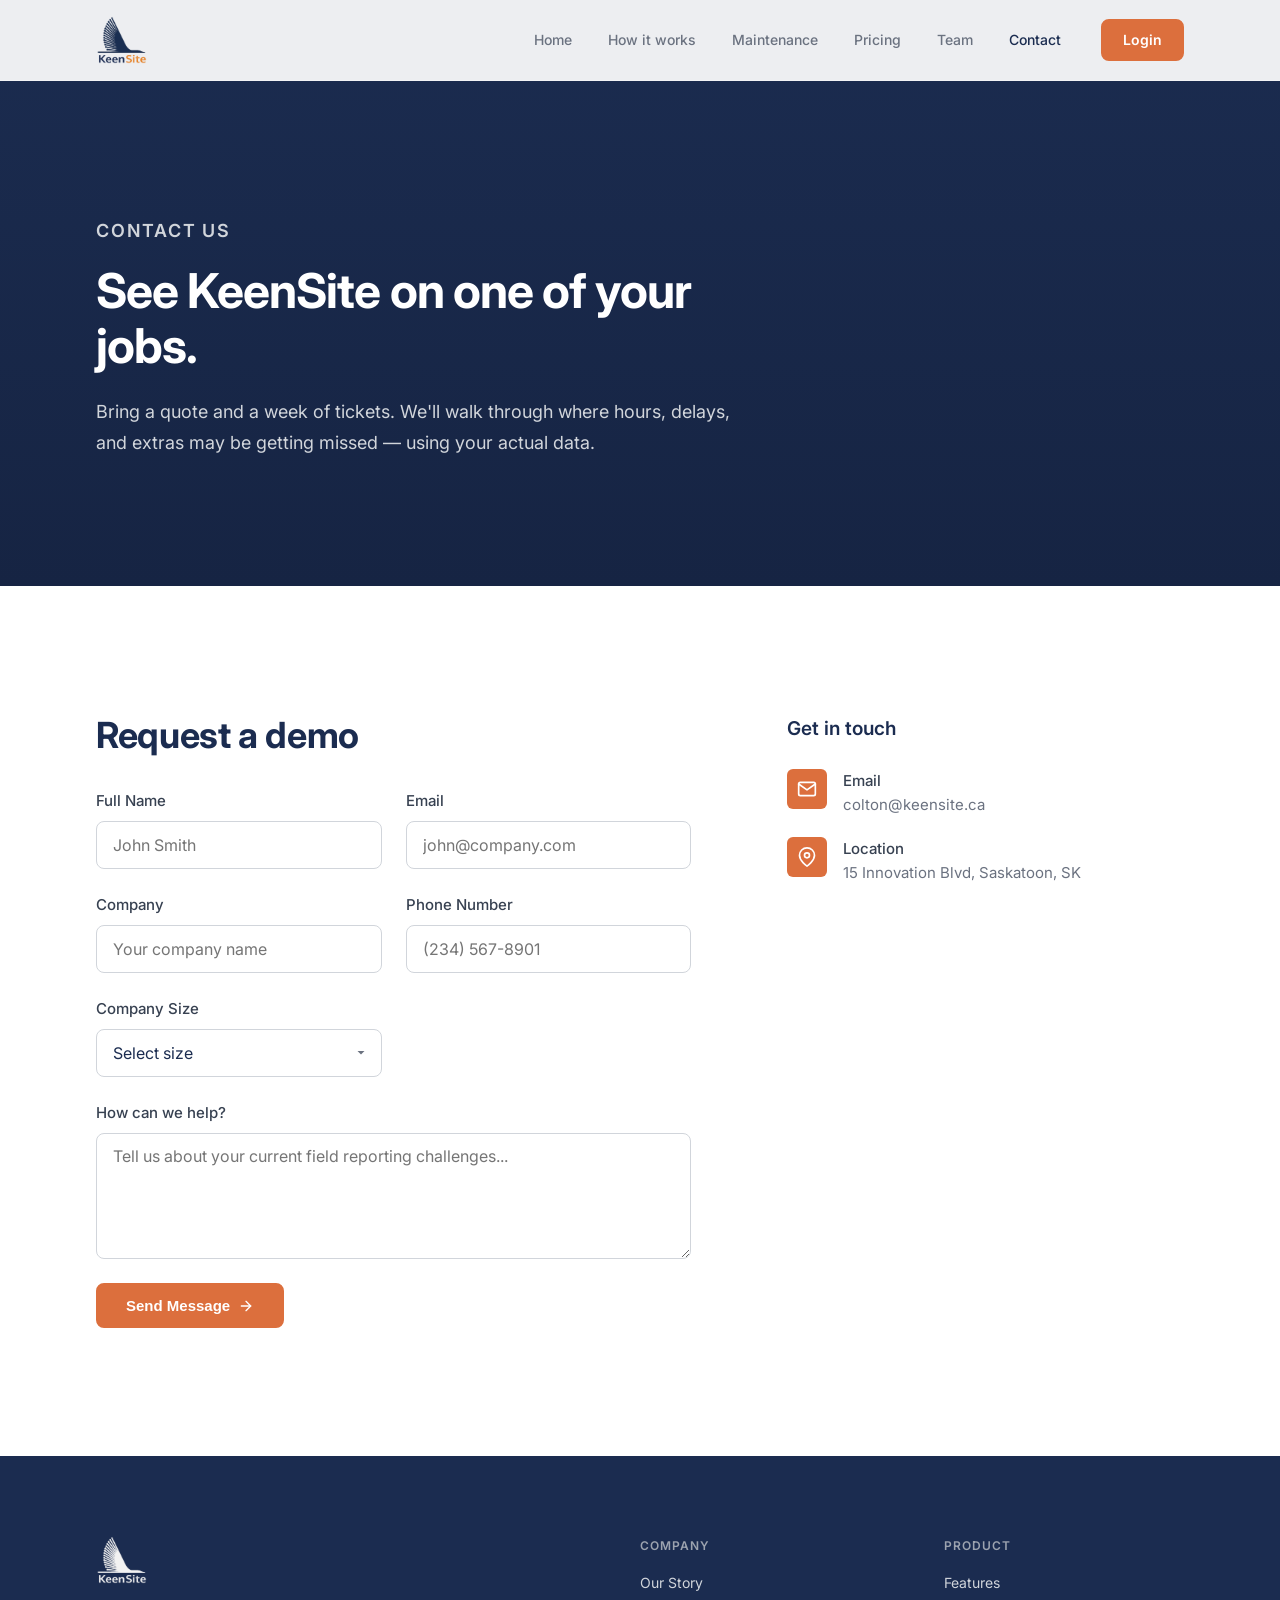
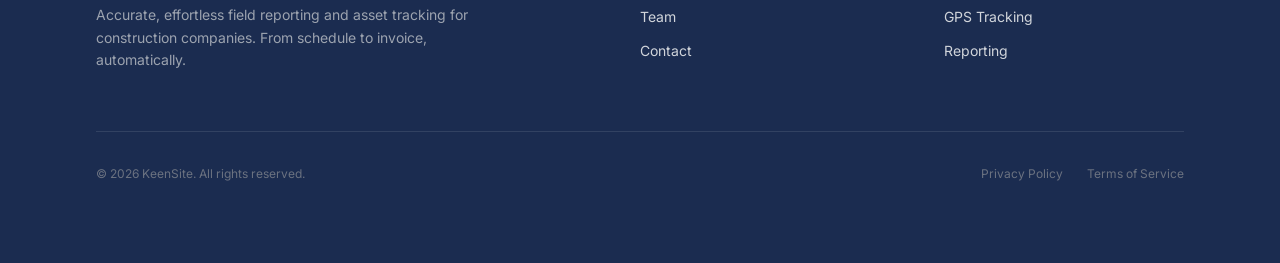
<file: contact/index.html>
<!DOCTYPE html>
<html lang="en">

<head>
  <meta charset="UTF-8">
  <meta name="viewport" content="width=device-width, initial-scale=1.0">
  <title>Contact KeenSite | Book a Demo for Excavating & Piling Contractors in Alberta & Saskatchewan</title>
  <meta name="description" content="Book a 20-minute demo with KeenSite. We'll show you how automatic equipment tracking and T&M billing works for your excavating, piling, or civil operation in Alberta or Saskatchewan.">
  <meta name="keywords" content="KeenSite demo Alberta, construction software demo Saskatchewan, excavating contractor software demo, piling T&M billing demo, equipment tracking demo Canada">
  <meta name="robots" content="index, follow">
  <meta name="author" content="KeenSite">
  <meta name="geo.region" content="CA-AB">
  <meta name="geo.placename" content="Alberta, Saskatchewan, Canada">
  <link rel="canonical" href="https://www.keensite.ca/contact/">
  <meta property="og:type" content="website">
  <meta property="og:url" content="https://www.keensite.ca/contact/">
  <meta property="og:title" content="Contact KeenSite | Book a Demo for Excavating & Piling Contractors in Alberta & Saskatchewan">
  <meta property="og:description" content="Book a 20-minute demo with KeenSite. We'll show you how automatic equipment tracking and T&M billing works for your operation.">
  <meta property="og:image" content="https://www.keensite.ca/images/logo.png">
  <meta property="og:site_name" content="KeenSite">
  <meta name="twitter:card" content="summary_large_image">
  <meta name="twitter:title" content="Contact KeenSite | Book a Demo for Excavating & Piling Contractors in Alberta & Saskatchewan">
  <meta name="twitter:description" content="Book a 20-minute demo with KeenSite. We'll show you how automatic equipment tracking and T&M billing works for your operation.">
  <meta name="twitter:image" content="https://www.keensite.ca/images/logo.png">
  <link rel="icon" href="/images/logo.png">
  <link rel="stylesheet" href="/styles.css">
  <script type="text/javascript">
    (function (c, l, a, r, i, t, y) {
      c[a] = c[a] || function () { (c[a].q = c[a].q || []).push(arguments) };
      t = l.createElement(r); t.async = 1; t.src = "https://www.clarity.ms/tag/" + i;
      y = l.getElementsByTagName(r)[0]; y.parentNode.insertBefore(t, y);
    })(window, document, "clarity", "script", "vt9s95fxyd");
  </script>
</head>
<script async src="https://www.googletagmanager.com/gtag/js?id=G-HYCKMFRM9N"></script>
<script>
  window.dataLayer = window.dataLayer || [];
  function gtag() { dataLayer.push(arguments); }
  gtag('js', new Date());

  gtag('config', 'G-HYCKMFRM9N');
</script>

<body>
 <nav class="navbar">
  <div class="container navbar-inner">
    <a href="/" class="navbar-logo">
      <img src="/images/logo.png" alt="KeenSite">
    </a>

    <div class="navbar-right">

      <div class="navbar-links">
        <a href="/">Home</a>
        <a href="/#how">How it works</a>
        <a href="/#maintenance">Maintenance</a>
        <a href="/#pricing">Pricing</a>
        <a href="/team/">Team</a>
        <a href="/contact/" class="active">Contact</a>
      </div>

      <div id="mobileMenu" class="mobile-menu">
        <a href="/">Home</a>
        <a href="/#how">How it works</a>
        <a href="/#maintenance">Maintenance</a>
        <a href="/#pricing">Pricing</a>
        <a href="/team/">Team</a>
        <a href="/contact/" class="active">Contact</a>
      </div>

      <div class="navbar-actions">
        <button class="mobile-toggle" aria-label="Toggle menu"
          onclick="document.getElementById('mobileMenu').classList.toggle('open')">
          <svg xmlns="http://www.w3.org/2000/svg" viewBox="0 0 24 24" width="24" height="24" fill="none"
            stroke="currentColor" stroke-width="2" stroke-linecap="round" stroke-linejoin="round">
            <line x1="3" y1="6" x2="21" y2="6" />
            <line x1="3" y1="12" x2="21" y2="12" />
            <line x1="3" y1="18" x2="21" y2="18" />
          </svg>
        </button>
        <div class="dashboard-button">
          <a href="https://dashboard.keensite.ca/signin/" class="nav-btn nav-btn-orange">Login</a>
        </div>
      </div>
    </div>
  </div>
</nav>

  <section class="page-hero" style="padding: 12rem 0 8rem;">
    <div class="container">
      <p class="section-label">Contact Us</p>
      <h1>See KeenSite on one of your jobs.</h1>
      <p>Bring a quote and a week of tickets. We'll walk through where hours, delays, and extras may be getting missed — using your actual data.</p>
    </div>
  </section>

  <section class="section section-white">
    <div class="container">
      <div class="contact-grid">
        <div>
          <h2 class="form-title">Request a demo</h2>
          <form name="demo-request" action="https://api.web3forms.com/submit" method="POST">
            <div class="form-row">
              <div class="form-group">
                <label for="name">Full Name</label>
                <input type="text" id="name" name="name" placeholder="John Smith" required>
              </div>
              <div class="form-group">
                <label for="email">Email</label>
                <input type="email" id="email" name="email" placeholder="john@company.com" required>
              </div>
            </div>
            <div class="form-row">
              <div class="form-group">
                <label for="company">Company</label>
                <input type="text" id="company" name="company" placeholder="Your company name" required>
              </div>
              <div class="form-group">
                <label for="phone">Phone Number</label>
                <input type="tel" id="phone" name="phone" placeholder="(234) 567-8901" pattern="[0-9\-\+\s\(\)]*"
                  title="Please enter a valid phone number. Only numbers, spaces, and basic punctuation (+, -, ()) are allowed."
                  required>
              </div>
            </div>
            <div class="form-row">
              <div class="form-group">
                <label for="companySize">Company Size</label>
                <select id="companySize" name="companySize" required>
                  <option value="" disabled selected>Select size</option>
                  <option value="1-20">1–20 employees</option>
                  <option value="20-50">20–50 employees</option>
                  <option value="50-100">50–100 employees</option>
                  <option value="100-200">100–200 employees</option>
                  <option value="200+">200+ employees</option>
                </select>
              </div>
            </div>
            <div class="form-group">
              <label for="message">How can we help?</label>
              <textarea id="message" name="message" rows="5"
                placeholder="Tell us about your current field reporting challenges..." required></textarea>
            </div>
            <input type="checkbox" name="botcheck" class="hidden" style="display: none;">
            <input type="hidden" name="access_key" value="bdea0255-acc1-46b6-ab2a-db16c7fdbbe0">
            <button type="submit" class="btn btn-orange">
              Send Message
              <svg xmlns="http://www.w3.org/2000/svg" viewBox="0 0 24 24" width="16" height="16" fill="none"
                stroke="currentColor" stroke-width="2" stroke-linecap="round" stroke-linejoin="round">
                <line x1="5" y1="12" x2="19" y2="12" />
                <polyline points="12 5 19 12 12 19" />
              </svg>
            </button>
          </form>
        </div>

        <div class="contact-sidebar">
          <h3>Get in touch</h3>
          <div class="contact-info">
            <div class="contact-info-item">
              <div class="contact-info-icon">
                <svg xmlns="http://www.w3.org/2000/svg" viewBox="0 0 24 24" width="20" height="20" fill="none"
                  stroke="currentColor" stroke-width="2" stroke-linecap="round" stroke-linejoin="round">
                  <path d="M4 4h16c1.1 0 2 .9 2 2v12c0 1.1-.9 2-2 2H4c-1.1 0-2-.9-2-2V6c0-1.1.9-2 2-2z" />
                  <polyline points="22,6 12,13 2,6" />
                </svg>
              </div>
              <div>
                <p class="info-label">Email</p>
                <p class="info-value">colton@keensite.ca</p>
              </div>
            </div>
            <div class="contact-info-item">
              <div class="contact-info-icon">
                <svg xmlns="http://www.w3.org/2000/svg" viewBox="0 0 24 24" width="20" height="20" fill="none"
                  stroke="currentColor" stroke-width="2" stroke-linecap="round" stroke-linejoin="round">
                  <path d="M21 10c0 7-9 13-9 13s-9-6-9-13a9 9 0 0 1 18 0z" />
                  <circle cx="12" cy="10" r="3" />
                </svg>
              </div>
              <div>
                <p class="info-label">Location</p>
                <p class="info-value">15 Innovation Blvd, Saskatoon, SK</p>
              </div>
            </div>
          </div>
        </div>
      </div>
    </div>
  </section>

  <footer class="footer">
    <div class="container footer-inner">
      <div class="footer-grid">
        <div class="footer-brand">
          <a href="/" class="navbar-logo">
            <img src="/images/logo_white.png" alt="KeenSite logo">
          </a>
          <p>Accurate, effortless field reporting and asset tracking for construction companies. From schedule to
            invoice, automatically.</p>
        </div>
        <div class="footer-col">
          <h4>Company</h4>
          <a href="/story/">Our Story</a>
          <a href="/team/">Team</a>
          <a href="/contact/">Contact</a>
        </div>
        <div class="footer-col">
          <h4>Product</h4>
          <a href="/">Features</a>
          <a href="/">GPS Tracking</a>
          <a href="/">Reporting</a>
        </div>
      </div>
      <div class="footer-bottom">
        <p>&copy; 2026 KeenSite. All rights reserved.</p>
        <div class="footer-bottom-links">
          <span>Privacy Policy</span>
          <span>Terms of Service</span>
        </div>
      </div>
    </div>
  </footer>
</body>

</html>
</file>
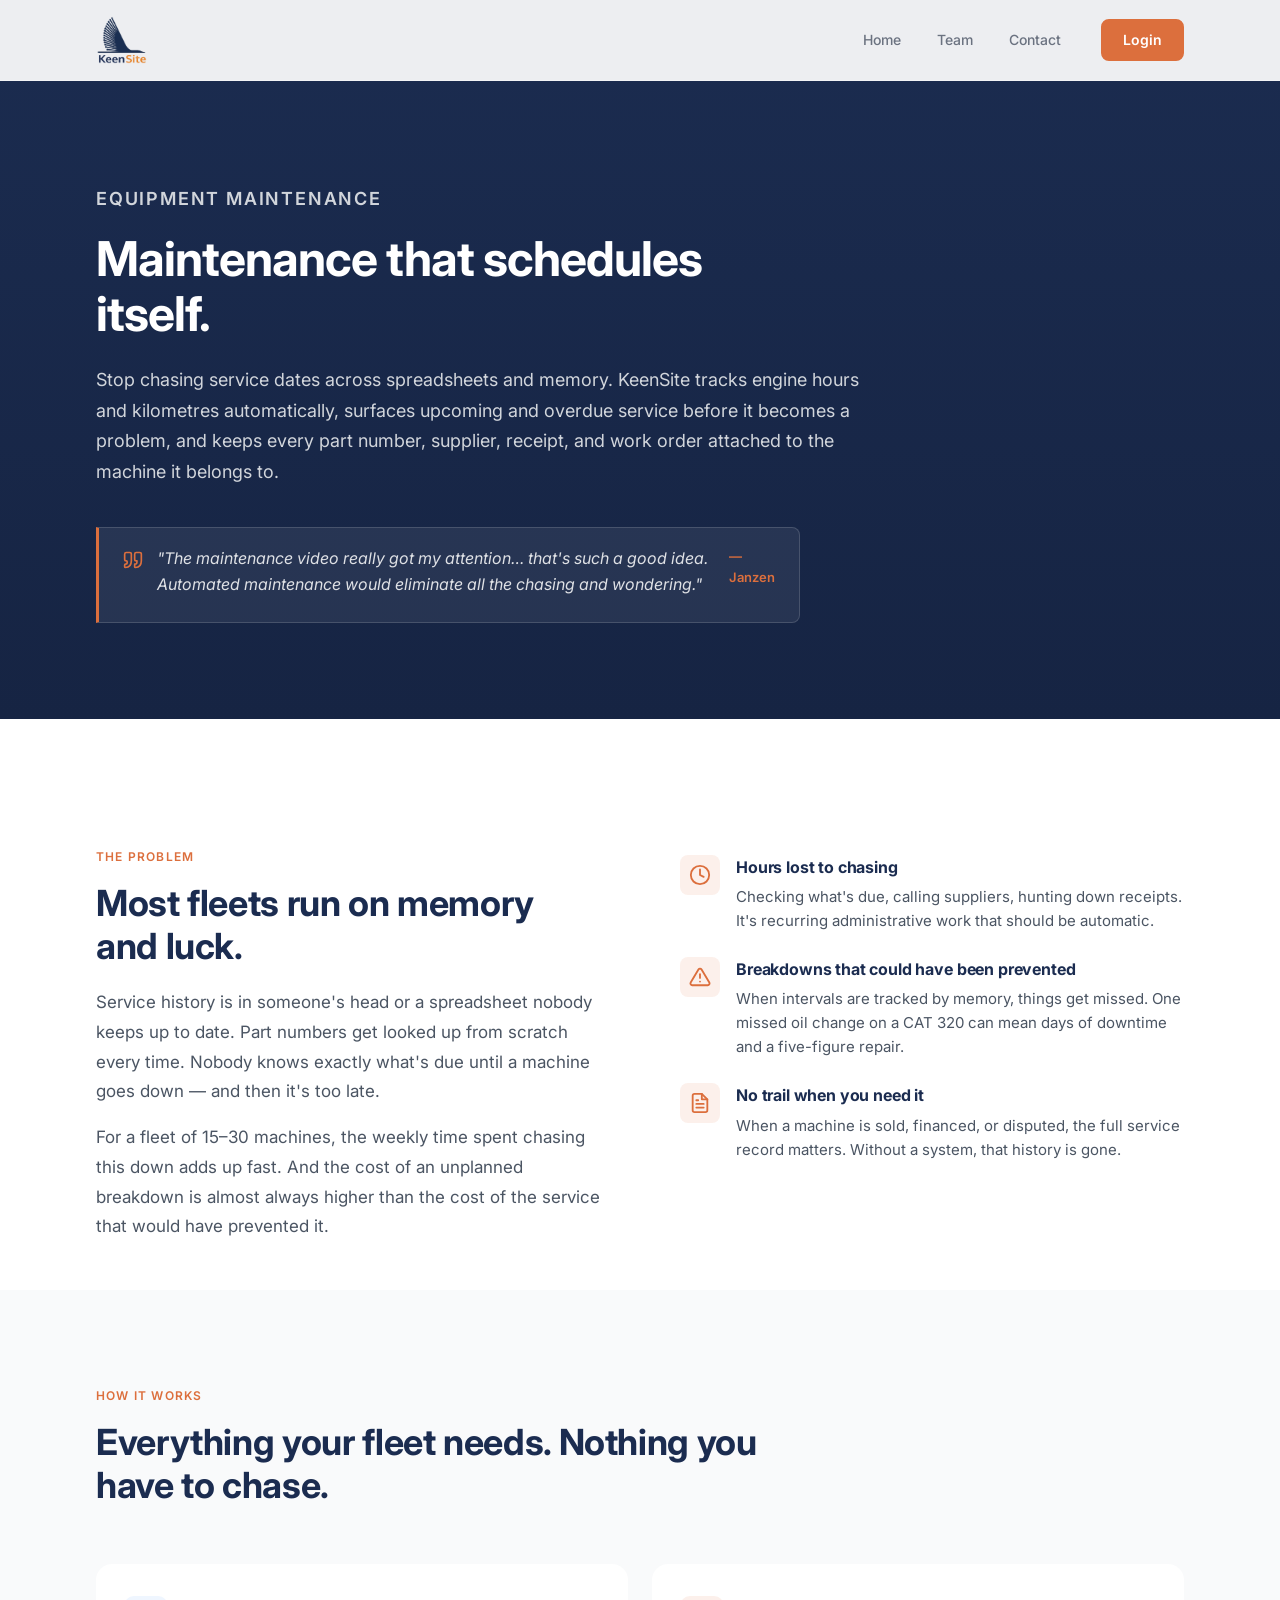
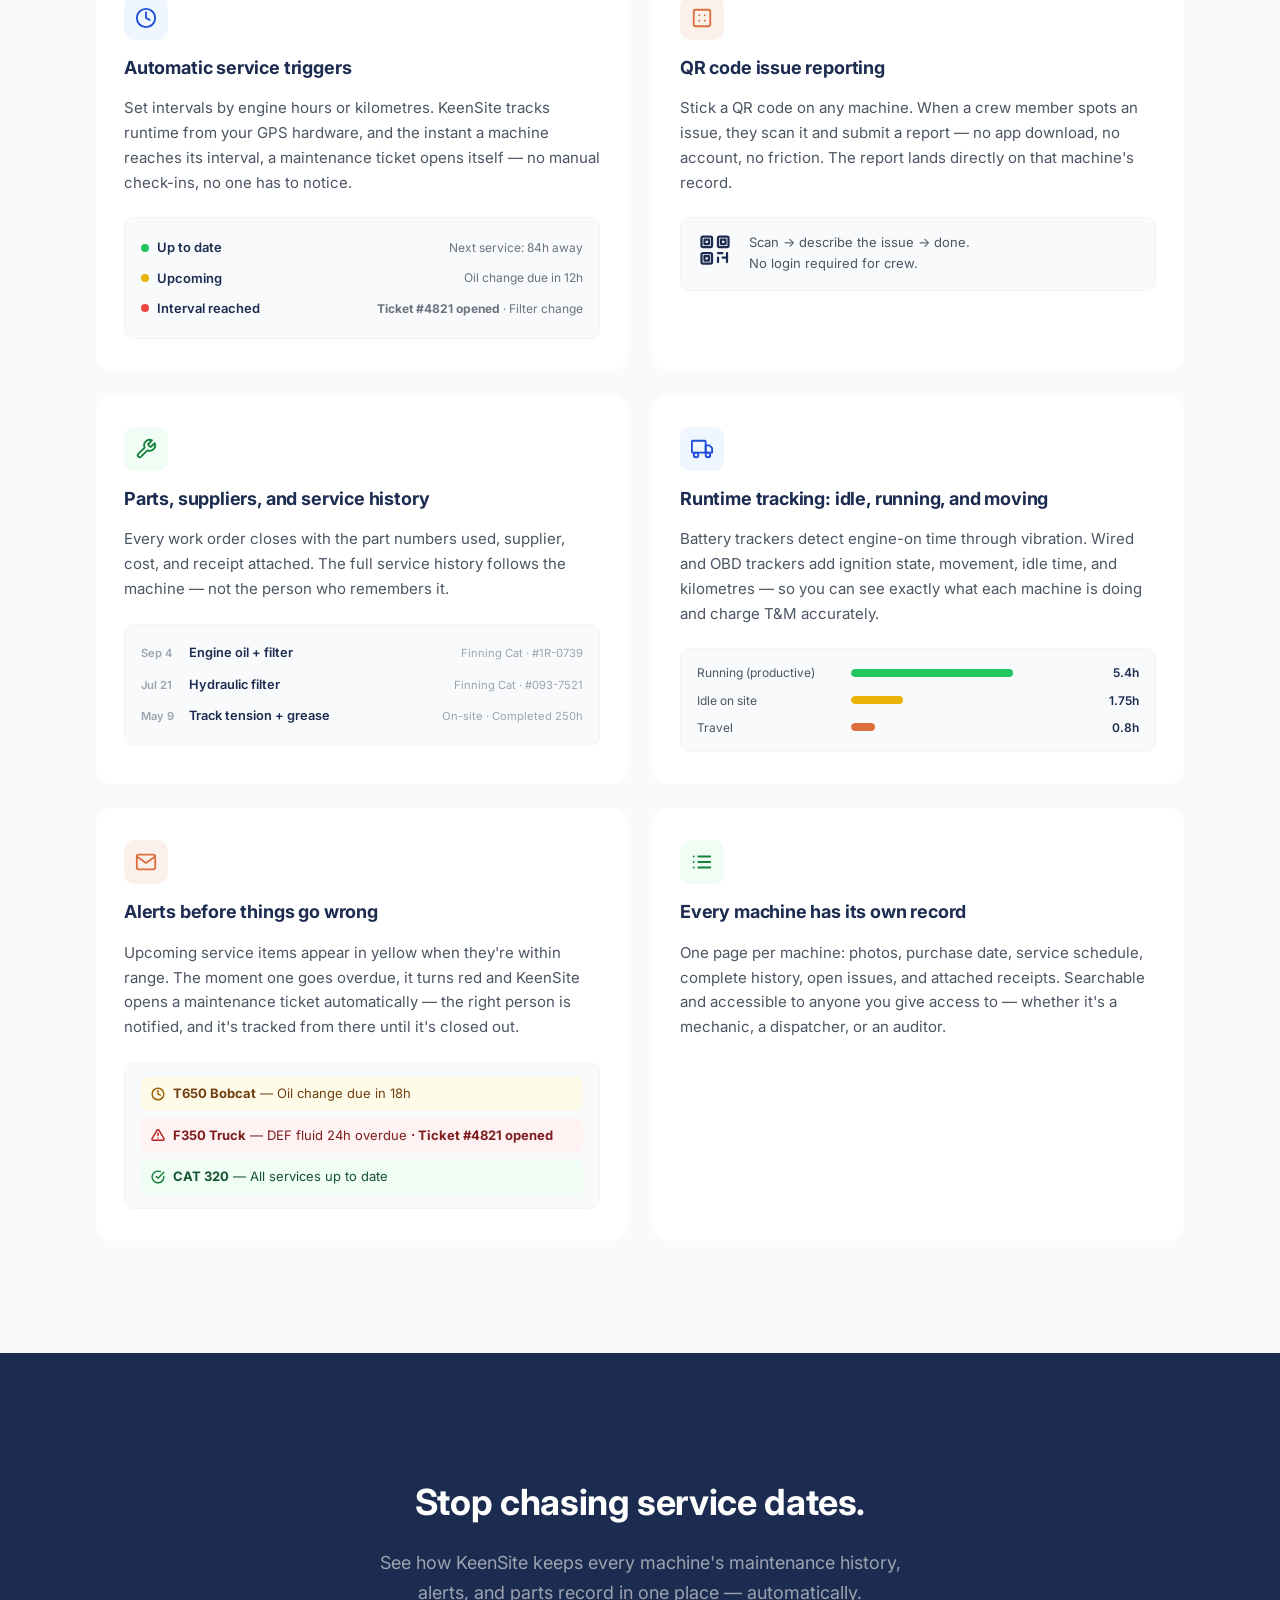
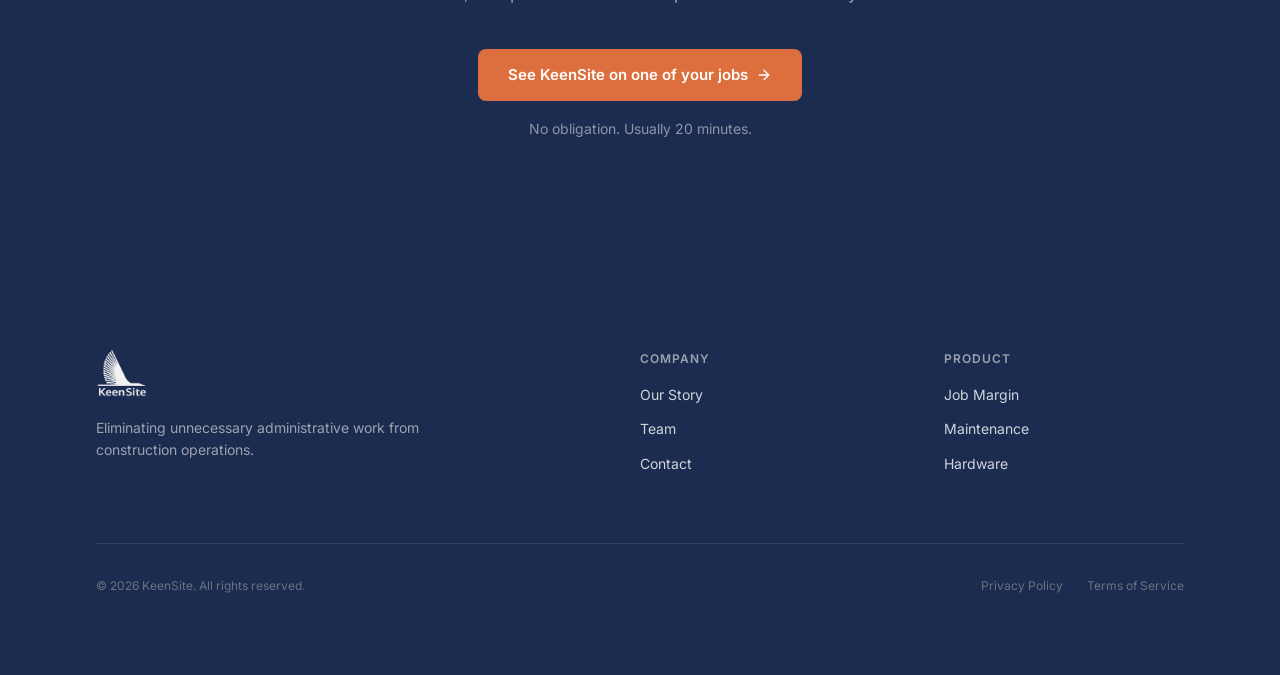
<file: maintenance/index.html>
<!DOCTYPE html>
<html lang="en">

<head>
  <meta charset="UTF-8">
  <meta name="viewport" content="width=device-width, initial-scale=1.0">
  <title>Equipment Maintenance That Schedules Itself | KeenSite</title>
  <meta name="description" content="KeenSite automatically tracks service intervals, flags overdue maintenance, and keeps parts, suppliers, receipts, and service history with each machine. No chasing. No wondering.">
  <meta name="keywords" content="equipment maintenance software construction, fleet maintenance tracking excavator, service interval tracking Alberta, construction equipment service history, QR code equipment reporting, maintenance alert software Saskatchewan">
  <meta name="robots" content="index, follow">
  <meta name="author" content="KeenSite">
  <meta name="geo.region" content="CA-AB">
  <meta name="geo.placename" content="Alberta, Saskatchewan, Canada">
  <link rel="canonical" href="https://www.keensite.ca/maintenance/">
  <meta property="og:type" content="website">
  <meta property="og:url" content="https://www.keensite.ca/maintenance/">
  <meta property="og:title" content="Equipment Maintenance That Schedules Itself | KeenSite">
  <meta property="og:description" content="KeenSite automatically tracks service intervals, flags overdue maintenance, and keeps parts, suppliers, receipts, and service history with each machine.">
  <meta property="og:image" content="https://www.keensite.ca/images/logo.png">
  <meta property="og:site_name" content="KeenSite">
  <meta name="twitter:card" content="summary_large_image">
  <meta name="twitter:title" content="Equipment Maintenance That Schedules Itself | KeenSite">
  <meta name="twitter:description" content="KeenSite automatically tracks service intervals and keeps parts, suppliers, and service history with each machine. No chasing. No wondering.">
  <meta name="twitter:image" content="https://www.keensite.ca/images/logo.png">
  <link rel="icon" href="/images/logo.png">
  <link rel="stylesheet" href="/styles.css">
  <script type="text/javascript">
    (function (c, l, a, r, i, t, y) {
      c[a] = c[a] || function () { (c[a].q = c[a].q || []).push(arguments) };
      t = l.createElement(r); t.async = 1; t.src = "https://www.clarity.ms/tag/" + i;
      y = l.getElementsByTagName(r)[0]; y.parentNode.insertBefore(t, y);
    })(window, document, "clarity", "script", "vt9s95fxyd");
  </script>
</head>
<script async src="https://www.googletagmanager.com/gtag/js?id=G-HYCKMFRM9N"></script>
<script>
  window.dataLayer = window.dataLayer || [];
  function gtag() { dataLayer.push(arguments); }
  gtag('js', new Date());
  gtag('config', 'G-HYCKMFRM9N');
</script>

<body>

  <nav class="navbar">
    <div class="container navbar-inner">
      <a href="/" class="navbar-logo">
        <img src="/images/logo.png" alt="KeenSite">
      </a>
      <div class="navbar-right">
        <div class="navbar-links">
          <a href="/">Home</a>
          <a href="/team/">Team</a>
          <a href="/contact/">Contact</a>
        </div>
        <div id="mobileMenu" class="mobile-menu">
          <a href="/">Home</a>
          <a href="/team/">Team</a>
          <a href="/contact/">Contact</a>
        </div>
        <div class="navbar-actions">
          <button class="mobile-toggle" aria-label="Toggle menu"
            onclick="document.getElementById('mobileMenu').classList.toggle('open')">
            <svg xmlns="http://www.w3.org/2000/svg" viewBox="0 0 24 24" width="24" height="24" fill="none"
              stroke="currentColor" stroke-width="2" stroke-linecap="round" stroke-linejoin="round">
              <line x1="3" y1="6" x2="21" y2="6" />
              <line x1="3" y1="12" x2="21" y2="12" />
              <line x1="3" y1="18" x2="21" y2="18" />
            </svg>
          </button>
          <div class="dashboard-button">
            <a href="https://dashboard.keensite.ca/signin/" class="nav-btn nav-btn-orange">Login</a>
          </div>
        </div>
      </div>
    </div>
  </nav>

  <!-- PAGE HERO -->
  <section class="page-hero maint-hero">
    <div class="container">
      <p class="section-label">Equipment Maintenance</p>
      <h1>Maintenance that schedules itself.</h1>
      <p>Stop chasing service dates across spreadsheets and memory. KeenSite tracks engine hours and kilometres automatically, surfaces upcoming and overdue service before it becomes a problem, and keeps every part number, supplier, receipt, and work order attached to the machine it belongs to.</p>
      <div class="maint-hero-quote">
        <svg xmlns="http://www.w3.org/2000/svg" width="20" height="20" fill="none" stroke="currentColor" stroke-width="2" stroke-linecap="round" stroke-linejoin="round" viewBox="0 0 24 24"><path d="M3 21c3 0 7-1 7-8V5c0-1.25-.756-2.017-2-2H4c-1.25 0-2 .75-2 1.972V11c0 1.25.75 2 2 2 1 0 1 0 1 1v1c0 1-1 2-2 2s-1 .008-1 1.031V20c0 1 0 1 1 1z"/><path d="M15 21c3 0 7-1 7-8V5c0-1.25-.757-2.017-2-2h-4c-1.25 0-2 .75-2 1.972V11c0 1.25.75 2 2 2h.75c0 2.25.25 4-2.75 4v3c0 1 0 1 1 1z"/></svg>
        <p>"The maintenance video really got my attention… that's such a good idea. Automated maintenance would eliminate all the chasing and wondering."</p>
        <span>— Janzen</span>
      </div>
    </div>
  </section>

  <style>
    .maint-hero { padding-bottom: 6rem; }
    .maint-hero p { max-width: 48rem; }
    .maint-hero-quote {
      display: flex;
      align-items: flex-start;
      gap: 0.875rem;
      margin-top: 2.5rem;
      max-width: 44rem;
      background: rgba(255,255,255,0.07);
      border: 1px solid rgba(255,255,255,0.15);
      border-left: 3px solid var(--orange);
      border-radius: 0 0.5rem 0.5rem 0;
      padding: 1.125rem 1.5rem;
    }
    .maint-hero-quote svg {
      color: var(--orange);
      flex-shrink: 0;
      margin-top: 0.2rem;
    }
    .maint-hero-quote p {
      font-size: 1rem;
      font-style: italic;
      color: rgba(255,255,255,0.85);
      line-height: 1.6;
      margin: 0 0 0.375rem;
    }
    .maint-hero-quote span {
      font-size: 0.8125rem;
      font-weight: 600;
      color: var(--orange);
    }
  </style>

  <!-- PROBLEM STATEMENT -->
  <section class="section section-white" style="padding-bottom: 2rem;">
    <div class="container">
      <div class="maint-problem-grid">
        <div>
          <p class="section-label">The problem</p>
          <h2 class="maint-problem-h">Most fleets run on memory and luck.</h2>
          <p class="maint-problem-p">Service history is in someone's head or a spreadsheet nobody keeps up to date. Part numbers get looked up from scratch every time. Nobody knows exactly what's due until a machine goes down — and then it's too late.</p>
          <p class="maint-problem-p">For a fleet of 15–30 machines, the weekly time spent chasing this down adds up fast. And the cost of an unplanned breakdown is almost always higher than the cost of the service that would have prevented it.</p>
        </div>
        <div class="maint-problem-stats">
          <div class="maint-stat">
            <span class="maint-stat-icon">
              <svg xmlns="http://www.w3.org/2000/svg" width="22" height="22" fill="none" stroke="currentColor" stroke-width="2" stroke-linecap="round" stroke-linejoin="round" viewBox="0 0 24 24"><circle cx="12" cy="12" r="10"/><polyline points="12 6 12 12 16 14"/></svg>
            </span>
            <div>
              <p class="maint-stat-title">Hours lost to chasing</p>
              <p class="maint-stat-body">Checking what's due, calling suppliers, hunting down receipts. It's recurring administrative work that should be automatic.</p>
            </div>
          </div>
          <div class="maint-stat">
            <span class="maint-stat-icon">
              <svg xmlns="http://www.w3.org/2000/svg" width="22" height="22" fill="none" stroke="currentColor" stroke-width="2" stroke-linecap="round" stroke-linejoin="round" viewBox="0 0 24 24"><path d="M10.29 3.86L1.82 18a2 2 0 0 0 1.71 3h16.94a2 2 0 0 0 1.71-3L13.71 3.86a2 2 0 0 0-3.42 0z"/><line x1="12" y1="9" x2="12" y2="13"/><line x1="12" y1="17" x2="12.01" y2="17"/></svg>
            </span>
            <div>
              <p class="maint-stat-title">Breakdowns that could have been prevented</p>
              <p class="maint-stat-body">When intervals are tracked by memory, things get missed. One missed oil change on a CAT 320 can mean days of downtime and a five-figure repair.</p>
            </div>
          </div>
          <div class="maint-stat">
            <span class="maint-stat-icon">
              <svg xmlns="http://www.w3.org/2000/svg" width="22" height="22" fill="none" stroke="currentColor" stroke-width="2" stroke-linecap="round" stroke-linejoin="round" viewBox="0 0 24 24"><path d="M14 2H6a2 2 0 0 0-2 2v16a2 2 0 0 0 2 2h12a2 2 0 0 0 2-2V8z"/><polyline points="14 2 14 8 20 8"/><line x1="16" y1="13" x2="8" y2="13"/><line x1="16" y1="17" x2="8" y2="17"/><polyline points="10 9 9 9 8 9"/></svg>
            </span>
            <div>
              <p class="maint-stat-title">No trail when you need it</p>
              <p class="maint-stat-body">When a machine is sold, financed, or disputed, the full service record matters. Without a system, that history is gone.</p>
            </div>
          </div>
        </div>
      </div>
    </div>
  </section>

  <style>
    .maint-problem-grid {
      display: grid;
      grid-template-columns: 1fr 1fr;
      gap: 5rem;
      align-items: start;
    }
    .maint-problem-h {
      font-size: clamp(1.75rem, 3vw, 2.5rem);
      font-weight: 800;
      color: var(--indigo);
      letter-spacing: -0.02em;
      line-height: 1.1;
      margin: 0 0 1.25rem;
    }
    .maint-problem-p {
      font-size: 1.0625rem;
      color: var(--gray-600);
      line-height: 1.75;
      margin: 0 0 1rem;
    }
    .maint-problem-stats {
      display: flex;
      flex-direction: column;
      gap: 1.5rem;
      padding-top: 0.5rem;
    }
    .maint-stat {
      display: flex;
      gap: 1rem;
      align-items: flex-start;
    }
    .maint-stat-icon {
      flex-shrink: 0;
      width: 2.5rem;
      height: 2.5rem;
      background: rgba(220,111,61,0.1);
      color: var(--orange);
      border-radius: 0.5rem;
      display: flex;
      align-items: center;
      justify-content: center;
    }
    .maint-stat-title {
      font-size: 1rem;
      font-weight: 700;
      color: var(--indigo);
      margin: 0 0 0.3rem;
      letter-spacing: -0.01em;
    }
    .maint-stat-body {
      font-size: 0.9375rem;
      color: var(--gray-600);
      line-height: 1.6;
      margin: 0;
    }
    @media (max-width: 900px) {
      .maint-problem-grid { grid-template-columns: 1fr; gap: 3rem; }
    }
  </style>

  <!-- FEATURES -->
  <section class="section section-gray maint-features-section" id="features">
    <div class="container">
      <div class="maint-features-header">
        <p class="section-label">How it works</p>
        <h2 class="maint-features-h">Everything your fleet needs. Nothing you have to chase.</h2>
      </div>

      <div class="maint-features-grid">

        <div class="maint-feature-card">
          <div class="maint-feat-icon maint-feat-icon-blue">
            <svg xmlns="http://www.w3.org/2000/svg" width="22" height="22" fill="none" stroke="currentColor" stroke-width="2" stroke-linecap="round" stroke-linejoin="round" viewBox="0 0 24 24"><circle cx="12" cy="12" r="10"/><polyline points="12 6 12 12 16 14"/></svg>
          </div>
          <h3>Automatic service triggers</h3>
          <p>Set intervals by engine hours or kilometres. KeenSite tracks runtime from your GPS hardware, and the instant a machine reaches its interval, a maintenance ticket opens itself — no manual check-ins, no one has to notice.</p>
          <div class="maint-feat-detail">
            <div class="maint-status-row">
              <span class="maint-status-dot green"></span>
              <span class="maint-status-label">Up to date</span>
              <span class="maint-status-val">Next service: 84h away</span>
            </div>
            <div class="maint-status-row">
              <span class="maint-status-dot yellow"></span>
              <span class="maint-status-label">Upcoming</span>
              <span class="maint-status-val">Oil change due in 12h</span>
            </div>
            <div class="maint-status-row">
              <span class="maint-status-dot red"></span>
              <span class="maint-status-label">Interval reached</span>
              <span class="maint-status-val"><span class="maint-ticket-id">Ticket #4821 opened</span> &middot; Filter change</span>
            </div>
          </div>
        </div>

        <div class="maint-feature-card">
          <div class="maint-feat-icon maint-feat-icon-orange">
            <svg xmlns="http://www.w3.org/2000/svg" width="22" height="22" fill="none" stroke="currentColor" stroke-width="2" stroke-linecap="round" stroke-linejoin="round" viewBox="0 0 24 24"><rect x="3" y="3" width="18" height="18" rx="2"/><path d="M9 9h.01M15 9h.01M9 15h.01M15 15h.01"/></svg>
          </div>
          <h3>QR code issue reporting</h3>
          <p>Stick a QR code on any machine. When a crew member spots an issue, they scan it and submit a report — no app download, no account, no friction. The report lands directly on that machine's record.</p>
          <div class="maint-feat-detail maint-qr-demo">
            <div class="maint-qr-icon">
              <svg xmlns="http://www.w3.org/2000/svg" width="36" height="36" fill="none" stroke="currentColor" stroke-width="1.5" stroke-linecap="round" stroke-linejoin="round" viewBox="0 0 24 24"><rect x="3" y="3" width="7" height="7" rx="1"/><rect x="14" y="3" width="7" height="7" rx="1"/><rect x="3" y="14" width="7" height="7" rx="1"/><rect x="5" y="5" width="3" height="3"/><rect x="16" y="5" width="3" height="3"/><rect x="5" y="16" width="3" height="3"/><line x1="14" y1="14" x2="17" y2="14"/><line x1="14" y1="17" x2="14" y2="20"/><line x1="17" y1="17" x2="20" y2="17"/><line x1="20" y1="14" x2="20" y2="20"/></svg>
            </div>
            <div class="maint-qr-text">
              <p>Scan → describe the issue → done.</p>
              <p>No login required for crew.</p>
            </div>
          </div>
        </div>

        <div class="maint-feature-card">
          <div class="maint-feat-icon maint-feat-icon-green">
            <svg xmlns="http://www.w3.org/2000/svg" width="22" height="22" fill="none" stroke="currentColor" stroke-width="2" stroke-linecap="round" stroke-linejoin="round" viewBox="0 0 24 24"><path d="M14.7 6.3a1 1 0 0 0 0 1.4l1.6 1.6a1 1 0 0 0 1.4 0l3.77-3.77a6 6 0 0 1-7.94 7.94l-6.91 6.91a2.12 2.12 0 0 1-3-3l6.91-6.91a6 6 0 0 1 7.94-7.94l-3.76 3.76z"/></svg>
          </div>
          <h3>Parts, suppliers, and service history</h3>
          <p>Every work order closes with the part numbers used, supplier, cost, and receipt attached. The full service history follows the machine — not the person who remembers it.</p>
          <div class="maint-feat-detail">
            <div class="maint-history-row">
              <span class="maint-history-date">Sep 4</span>
              <span class="maint-history-desc">Engine oil + filter</span>
              <span class="maint-history-meta">Finning Cat · #1R-0739</span>
            </div>
            <div class="maint-history-row">
              <span class="maint-history-date">Jul 21</span>
              <span class="maint-history-desc">Hydraulic filter</span>
              <span class="maint-history-meta">Finning Cat · #093-7521</span>
            </div>
            <div class="maint-history-row">
              <span class="maint-history-date">May 9</span>
              <span class="maint-history-desc">Track tension + grease</span>
              <span class="maint-history-meta">On-site · Completed 250h</span>
            </div>
          </div>
        </div>

        <div class="maint-feature-card">
          <div class="maint-feat-icon maint-feat-icon-blue">
            <svg xmlns="http://www.w3.org/2000/svg" width="22" height="22" fill="none" stroke="currentColor" stroke-width="2" stroke-linecap="round" stroke-linejoin="round" viewBox="0 0 24 24"><rect x="1" y="3" width="15" height="13" rx="1"/><path d="M16 8h4l3 3v5h-7V8z"/><circle cx="5.5" cy="18.5" r="2.5"/><circle cx="18.5" cy="18.5" r="2.5"/></svg>
          </div>
          <h3>Runtime tracking: idle, running, and moving</h3>
          <p>Battery trackers detect engine-on time through vibration. Wired and OBD trackers add ignition state, movement, idle time, and kilometres — so you can see exactly what each machine is doing and charge T&M accurately.</p>
          <div class="maint-feat-detail maint-runtime-bars">
            <div class="maint-runtime-row">
              <span class="maint-runtime-label">Running (productive)</span>
              <div class="maint-runtime-bar-wrap"><div class="maint-runtime-bar maint-runtime-green" style="width: 68%;"></div></div>
              <span class="maint-runtime-val">5.4h</span>
            </div>
            <div class="maint-runtime-row">
              <span class="maint-runtime-label">Idle on site</span>
              <div class="maint-runtime-bar-wrap"><div class="maint-runtime-bar maint-runtime-yellow" style="width: 22%;"></div></div>
              <span class="maint-runtime-val">1.75h</span>
            </div>
            <div class="maint-runtime-row">
              <span class="maint-runtime-label">Travel</span>
              <div class="maint-runtime-bar-wrap"><div class="maint-runtime-bar maint-runtime-orange" style="width: 10%;"></div></div>
              <span class="maint-runtime-val">0.8h</span>
            </div>
          </div>
        </div>

        <div class="maint-feature-card">
          <div class="maint-feat-icon maint-feat-icon-orange">
            <svg xmlns="http://www.w3.org/2000/svg" width="22" height="22" fill="none" stroke="currentColor" stroke-width="2" stroke-linecap="round" stroke-linejoin="round" viewBox="0 0 24 24"><path d="M4 4h16c1.1 0 2 .9 2 2v12c0 1.1-.9 2-2 2H4c-1.1 0-2-.9-2-2V6c0-1.1.9-2 2-2z"/><polyline points="22,6 12,13 2,6"/></svg>
          </div>
          <h3>Alerts before things go wrong</h3>
          <p>Upcoming service items appear in yellow when they're within range. The moment one goes overdue, it turns red and KeenSite opens a maintenance ticket automatically — the right person is notified, and it's tracked from there until it's closed out.</p>
          <div class="maint-feat-detail maint-alerts-list">
            <div class="maint-alert-item maint-alert-yellow">
              <svg xmlns="http://www.w3.org/2000/svg" width="14" height="14" fill="none" stroke="currentColor" stroke-width="2.5" stroke-linecap="round" stroke-linejoin="round" viewBox="0 0 24 24"><circle cx="12" cy="12" r="10"/><polyline points="12 6 12 12 16 14"/></svg>
              <span><strong>T650 Bobcat</strong> — Oil change due in 18h</span>
            </div>
            <div class="maint-alert-item maint-alert-red">
              <svg xmlns="http://www.w3.org/2000/svg" width="14" height="14" fill="none" stroke="currentColor" stroke-width="2.5" stroke-linecap="round" stroke-linejoin="round" viewBox="0 0 24 24"><path d="M10.29 3.86L1.82 18a2 2 0 0 0 1.71 3h16.94a2 2 0 0 0 1.71-3L13.71 3.86a2 2 0 0 0-3.42 0z"/><line x1="12" y1="9" x2="12" y2="13"/><line x1="12" y1="17" x2="12.01" y2="17"/></svg>
              <span><strong>F350 Truck</strong> — DEF fluid 24h overdue <span class="maint-ticket-id">· Ticket #4821 opened</span></span>
            </div>
            <div class="maint-alert-item maint-alert-green">
              <svg xmlns="http://www.w3.org/2000/svg" width="14" height="14" fill="none" stroke="currentColor" stroke-width="2.5" stroke-linecap="round" stroke-linejoin="round" viewBox="0 0 24 24"><path d="M22 11.08V12a10 10 0 1 1-5.93-9.14"/><polyline points="22 4 12 14.01 9 11.01"/></svg>
              <span><strong>CAT 320</strong> — All services up to date</span>
            </div>
          </div>
        </div>

        <div class="maint-feature-card">
          <div class="maint-feat-icon maint-feat-icon-green">
            <svg xmlns="http://www.w3.org/2000/svg" width="22" height="22" fill="none" stroke="currentColor" stroke-width="2" stroke-linecap="round" stroke-linejoin="round" viewBox="0 0 24 24"><line x1="8" y1="6" x2="21" y2="6"/><line x1="8" y1="12" x2="21" y2="12"/><line x1="8" y1="18" x2="21" y2="18"/><line x1="3" y1="6" x2="3.01" y2="6"/><line x1="3" y1="12" x2="3.01" y2="12"/><line x1="3" y1="18" x2="3.01" y2="18"/></svg>
          </div>
          <h3>Every machine has its own record</h3>
          <p>One page per machine: photos, purchase date, service schedule, complete history, open issues, and attached receipts. Searchable and accessible to anyone you give access to — whether it's a mechanic, a dispatcher, or an auditor.</p>
        </div>

      </div>
    </div>
  </section>

  <style>
    .maint-features-section { padding: 6rem 0 7rem; }
    .maint-features-header { max-width: 42rem; margin-bottom: 3.5rem; }
    .maint-features-h {
      font-size: clamp(1.75rem, 3vw, 2.25rem);
      font-weight: 800;
      color: var(--indigo);
      letter-spacing: -0.02em;
      line-height: 1.1;
      margin: 0;
    }
    .maint-features-grid {
      display: grid;
      grid-template-columns: 1fr 1fr;
      gap: 1.5rem;
    }
    .maint-feature-card {
      background: #fff;
      border: 1.5px solid var(--gray-200);
      border-radius: 1rem;
      padding: 2rem 1.75rem;
      display: flex;
      flex-direction: column;
      gap: 0.875rem;
    }
    .maint-feat-icon {
      width: 2.75rem;
      height: 2.75rem;
      border-radius: 0.625rem;
      display: flex;
      align-items: center;
      justify-content: center;
      flex-shrink: 0;
    }
    .maint-feat-icon-blue { background: #eff6ff; color: #1d4ed8; }
    .maint-feat-icon-orange { background: rgba(220,111,61,0.1); color: var(--orange); }
    .maint-feat-icon-green { background: #f0fdf4; color: #15803d; }
    .maint-feature-card h3 {
      font-size: 1.125rem;
      font-weight: 700;
      color: var(--indigo);
      margin: 0;
      letter-spacing: -0.01em;
    }
    .maint-feature-card > p {
      font-size: 0.9375rem;
      color: var(--gray-600);
      line-height: 1.65;
      margin: 0;
    }
    /* Feat detail sub-components */
    .maint-feat-detail {
      margin-top: 0.5rem;
      background: var(--gray-50);
      border: 1px solid var(--gray-100);
      border-radius: 0.625rem;
      padding: 0.875rem 1rem;
    }
    /* Status rows */
    .maint-status-row {
      display: flex;
      align-items: center;
      gap: 0.5rem;
      padding: 0.3rem 0;
      font-size: 0.8125rem;
    }
    .maint-status-dot {
      width: 8px;
      height: 8px;
      border-radius: 50%;
      flex-shrink: 0;
    }
    .maint-status-dot.green { background: #22c55e; }
    .maint-status-dot.yellow { background: #eab308; }
    .maint-status-dot.red { background: #ef4444; }
    .maint-status-label {
      font-weight: 600;
      color: var(--indigo);
      flex: 1;
    }
    .maint-status-val {
      color: var(--gray-500);
      font-size: 0.75rem;
    }
    /* QR demo */
    .maint-qr-demo {
      display: flex;
      align-items: center;
      gap: 1rem;
    }
    .maint-qr-icon { color: var(--indigo); flex-shrink: 0; }
    .maint-qr-text p {
      font-size: 0.8125rem;
      color: var(--gray-600);
      margin: 0 0 0.2rem;
      line-height: 1.4;
    }
    /* History rows */
    .maint-history-row {
      display: grid;
      grid-template-columns: 2.5rem 1fr auto;
      gap: 0.5rem;
      align-items: baseline;
      padding: 0.3rem 0;
      font-size: 0.8rem;
      border-bottom: 1px solid var(--gray-100);
    }
    .maint-history-row:last-child { border-bottom: none; }
    .maint-history-date { font-weight: 600; color: var(--gray-400); font-size: 0.7rem; }
    .maint-history-desc { font-weight: 600; color: var(--indigo); }
    .maint-history-meta { color: var(--gray-400); font-size: 0.7rem; text-align: right; }
    /* Runtime bars */
    .maint-runtime-bars { display: flex; flex-direction: column; gap: 0.5rem; }
    .maint-runtime-row { display: flex; align-items: center; gap: 0.625rem; }
    .maint-runtime-label { font-size: 0.75rem; color: var(--gray-600); width: 9rem; flex-shrink: 0; }
    .maint-runtime-bar-wrap { flex: 1; height: 8px; background: var(--gray-200); border-radius: 2rem; overflow: hidden; }
    .maint-runtime-bar { height: 100%; border-radius: 2rem; }
    .maint-runtime-green { background: #22c55e; }
    .maint-runtime-yellow { background: #eab308; }
    .maint-runtime-orange { background: var(--orange); }
    .maint-runtime-val { font-size: 0.75rem; font-weight: 600; color: var(--indigo); width: 2.5rem; text-align: right; }
    /* Alert items */
    .maint-alerts-list { display: flex; flex-direction: column; gap: 0.5rem; }
    .maint-alert-item {
      display: flex;
      align-items: center;
      gap: 0.5rem;
      font-size: 0.8125rem;
      padding: 0.4rem 0.625rem;
      border-radius: 0.375rem;
    }
    .maint-alert-item strong { font-weight: 700; }
    .maint-ticket-id { font-weight: 700; }
    .maint-alert-yellow { background: #fefce8; color: #713f12; }
    .maint-alert-yellow svg { color: #a16207; flex-shrink: 0; }
    .maint-alert-red { background: #fef2f2; color: #7f1d1d; }
    .maint-alert-red svg { color: #b91c1c; flex-shrink: 0; }
    .maint-alert-green { background: #f0fdf4; color: #14532d; }
    .maint-alert-green svg { color: #15803d; flex-shrink: 0; }
    @media (max-width: 900px) {
      .maint-features-grid { grid-template-columns: 1fr; }
    }
  </style>

  <!-- CTA -->
  <section class="section section-indigo cta-section">
    <div class="container">
      <h2>Stop chasing service dates.</h2>
      <p>See how KeenSite keeps every machine's maintenance history, alerts, and parts record in one place — automatically.</p>
      <a href="/contact/" class="btn btn-orange">
        See KeenSite on one of your jobs
        <svg xmlns="http://www.w3.org/2000/svg" viewBox="0 0 24 24" width="16" height="16" fill="none"
          stroke="currentColor" stroke-width="2" stroke-linecap="round" stroke-linejoin="round">
          <line x1="5" y1="12" x2="19" y2="12" />
          <polyline points="12 5 19 12 12 19" />
        </svg>
      </a>
      <p style="margin-top:1rem; font-size:0.875rem; color:rgba(255,255,255,0.5);">No obligation. Usually 20 minutes.</p>
    </div>
  </section>

  <footer class="footer">
    <div class="container footer-inner">
      <div class="footer-grid">
        <div class="footer-brand">
          <a href="/" class="navbar-logo">
            <img src="/images/logo_white.png" alt="KeenSite logo">
          </a>
          <p>Eliminating unnecessary administrative work from construction operations.</p>
        </div>
        <div class="footer-col">
          <h4>Company</h4>
          <a href="/story/">Our Story</a>
          <a href="/team/">Team</a>
          <a href="/contact/">Contact</a>
        </div>
        <div class="footer-col">
          <h4>Product</h4>
          <a href="/#solution">Job Margin</a>
          <a href="/maintenance/">Maintenance</a>
          <a href="/products/">Hardware</a>
        </div>
      </div>
      <div class="footer-bottom">
        <p>&copy; 2026 KeenSite. All rights reserved.</p>
        <div class="footer-bottom-links">
          <span>Privacy Policy</span>
          <span>Terms of Service</span>
        </div>
      </div>
    </div>
  </footer>

</body>
</html>
</file>
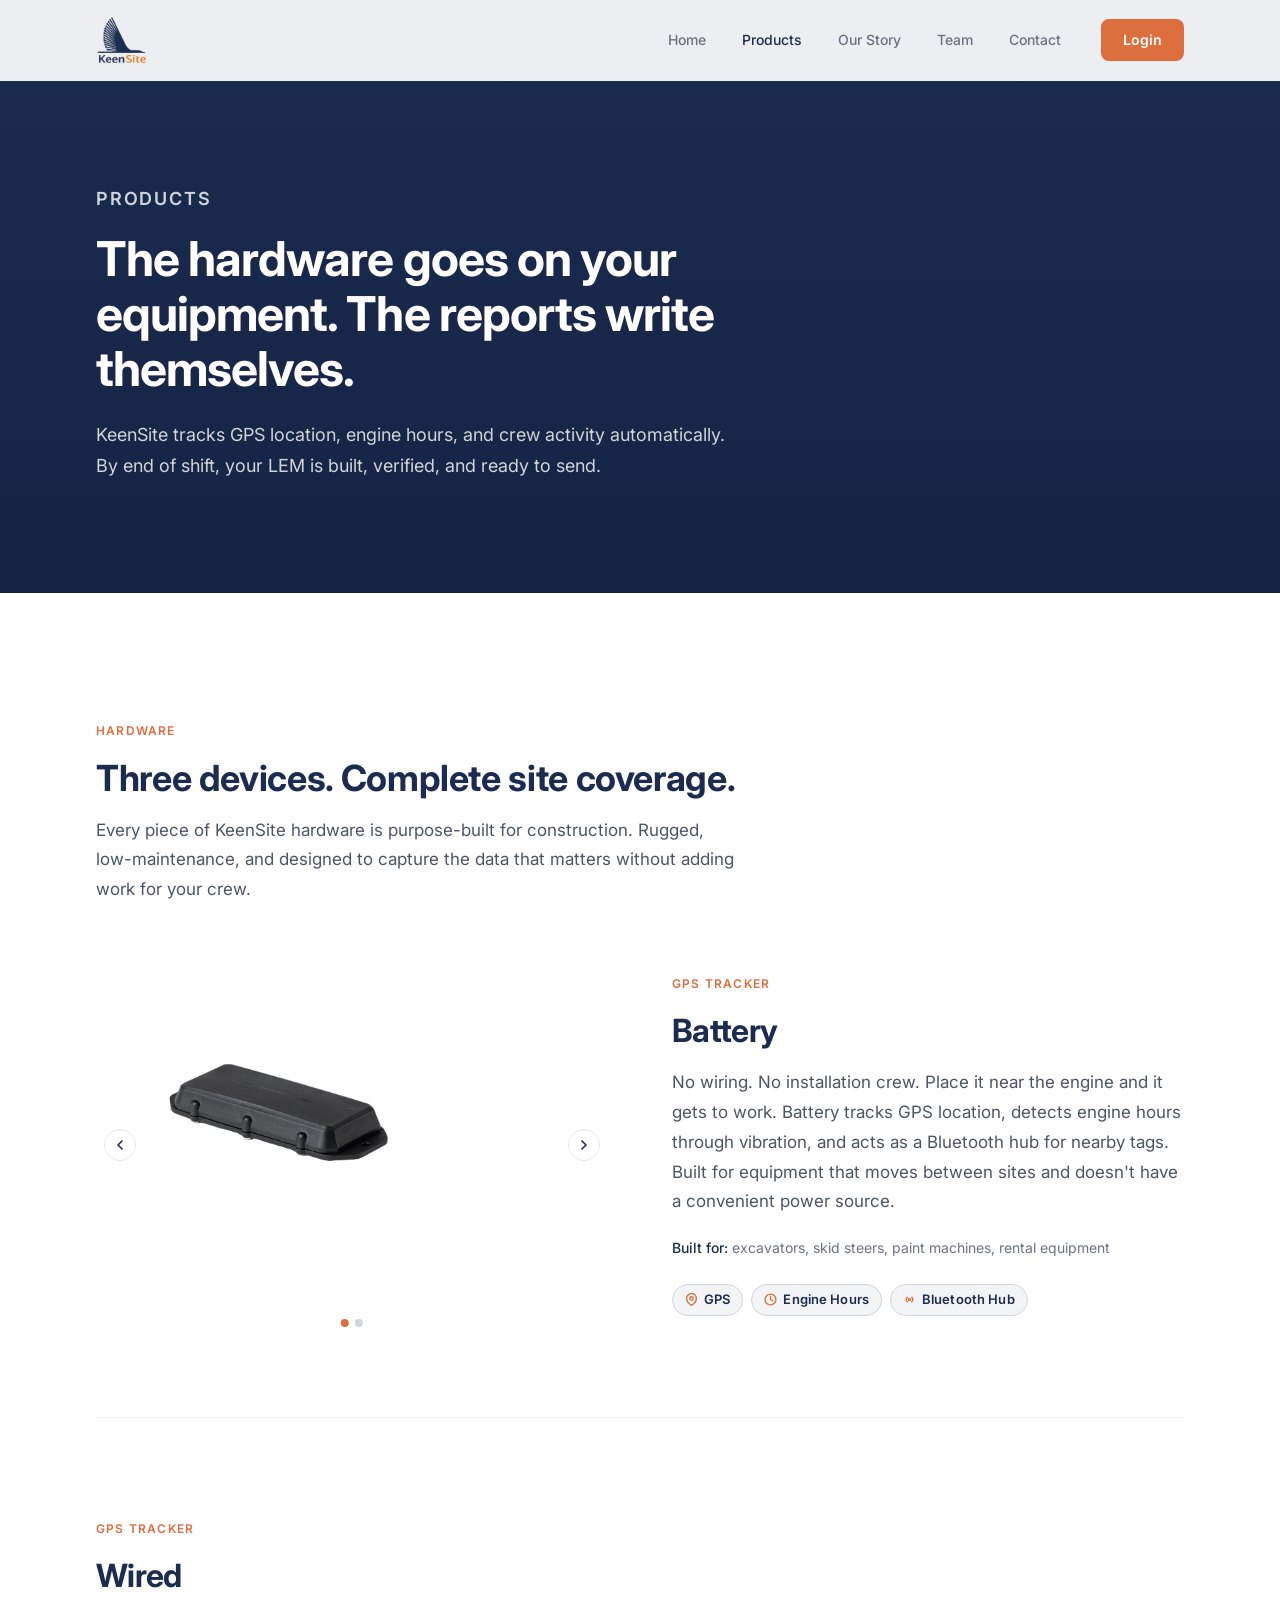
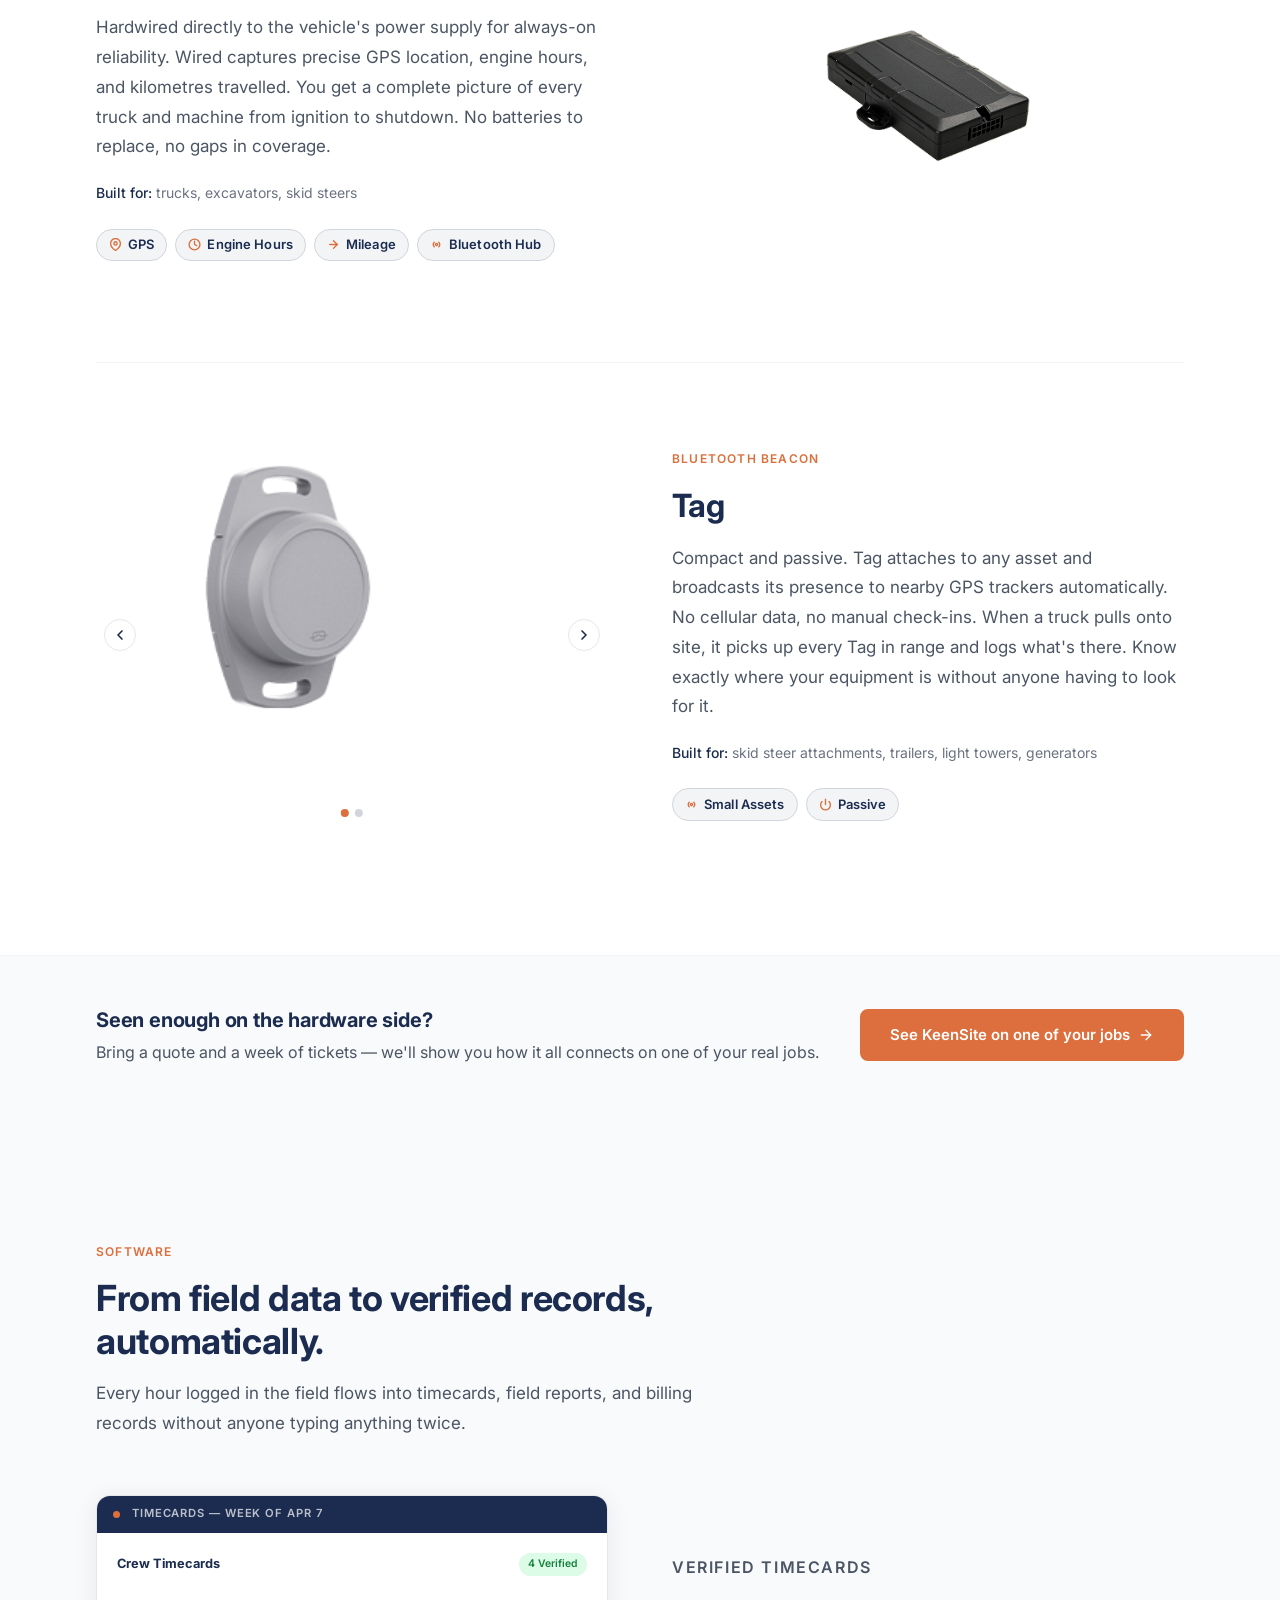
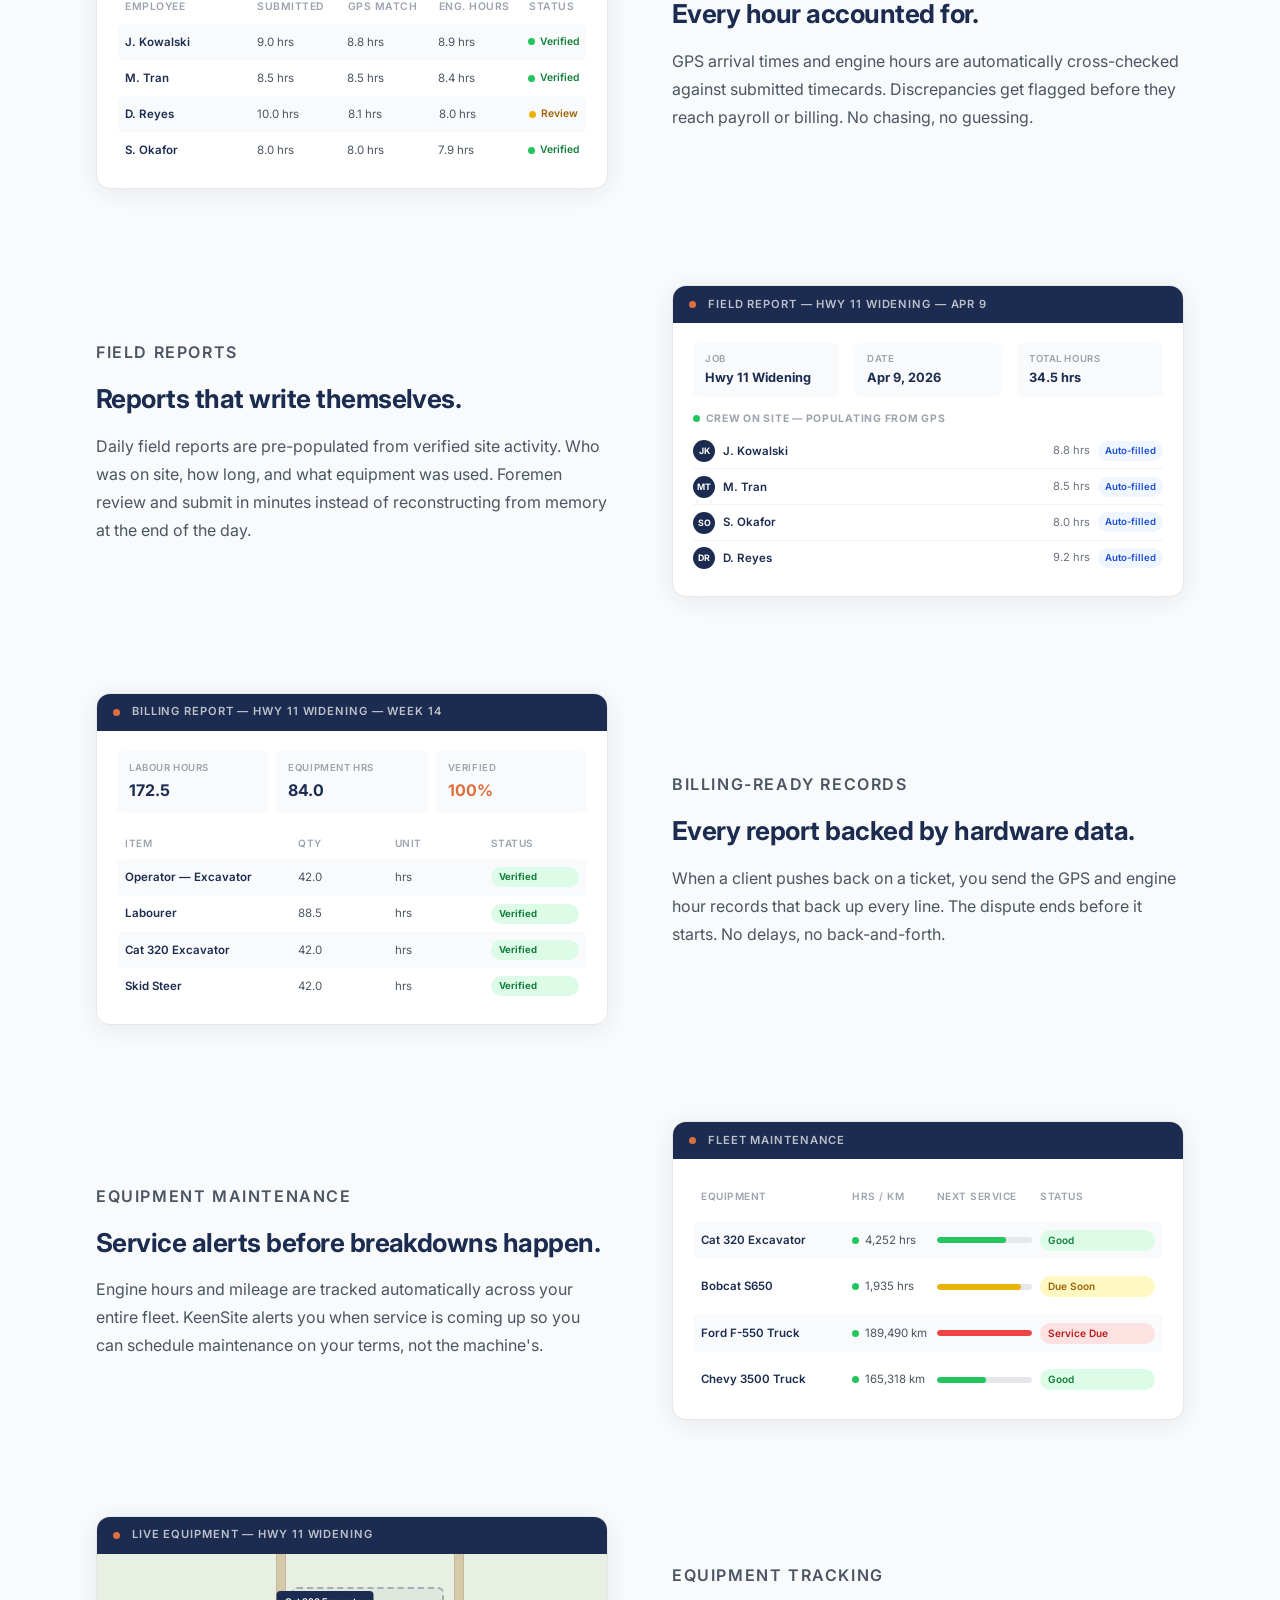
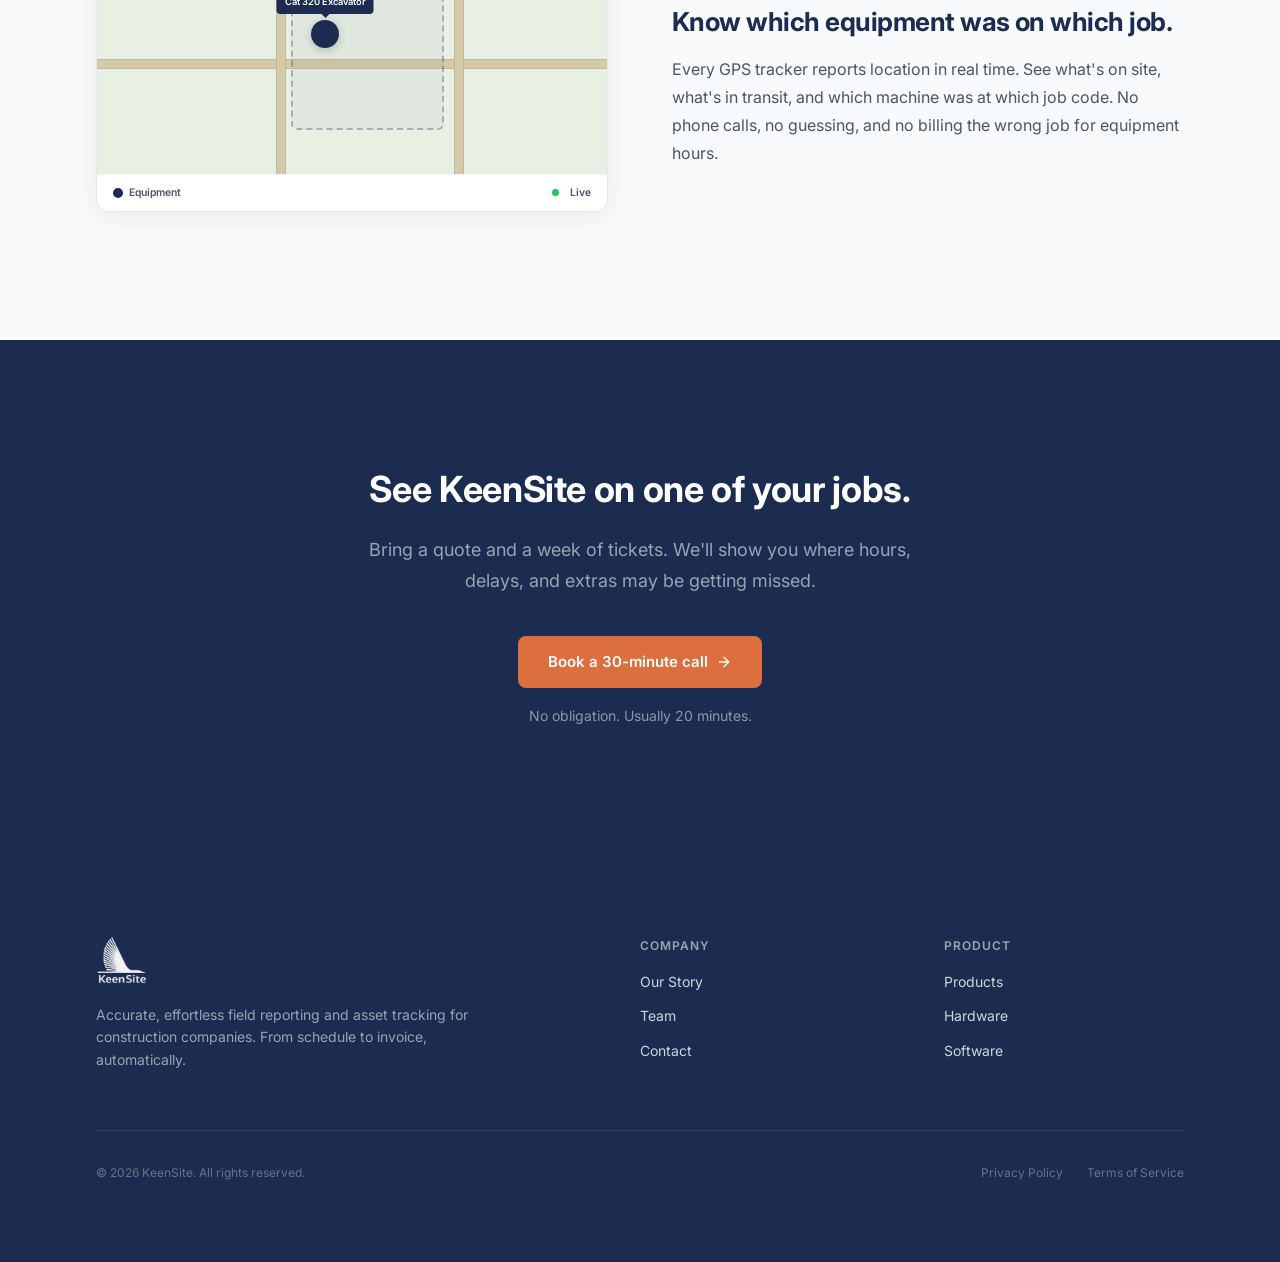
<file: products/index.html>
<!DOCTYPE html>
<html lang="en">

<head>
  <meta charset="UTF-8">
  <meta name="viewport" content="width=device-width, initial-scale=1.0">
  <title>KeenSite Products | GPS Trackers & T&M Billing Software for Excavating & Piling Contractors</title>
  <meta name="description" content="KeenSite GPS trackers automatically log engine hours on excavators, skid steers, and trucks. The software builds verified LEM sheets, timecards, and field reports for T&M contractors in Alberta and Saskatchewan.">
  <meta name="keywords" content="GPS tracker excavator Alberta, engine hours tracking piling, LEM sheet software Saskatchewan, T&M field report software, construction equipment tracking Canada, Bluetooth beacon skid steer, verified timecard software">
  <meta name="robots" content="index, follow">
  <meta name="author" content="KeenSite">
  <meta name="geo.region" content="CA-AB">
  <meta name="geo.placename" content="Alberta, Saskatchewan, Canada">
  <link rel="canonical" href="https://www.keensite.ca/products/">
  <meta property="og:type" content="website">
  <meta property="og:url" content="https://www.keensite.ca/products/">
  <meta property="og:title" content="KeenSite Products | GPS Trackers & T&M Billing Software for Excavating & Piling Contractors">
  <meta property="og:description" content="KeenSite GPS trackers automatically log engine hours on excavators, skid steers, and trucks. The software builds verified LEM sheets and T&M records automatically.">
  <meta property="og:image" content="https://www.keensite.ca/images/logo.png">
  <meta property="og:site_name" content="KeenSite">
  <meta name="twitter:card" content="summary_large_image">
  <meta name="twitter:title" content="KeenSite Products | GPS Trackers & T&M Billing Software for Excavating & Piling Contractors">
  <meta name="twitter:description" content="KeenSite GPS trackers automatically log engine hours on excavators, skid steers, and trucks. Verified LEM sheets and T&M records built automatically.">
  <meta name="twitter:image" content="https://www.keensite.ca/images/logo.png">
  <link rel="icon" href="/images/logo.png">
  <link rel="stylesheet" href="/styles.css">
  <style>
    .hw-grid {
      display: flex;
      flex-direction: column;
      gap: 5rem;
      margin-top: 3rem;
    }

    .hw-item {
      display: grid;
      grid-template-columns: 1fr 1fr;
      gap: 4rem;
      align-items: center;
    }

    .hw-item.reverse {
      direction: rtl;
    }

    .hw-item.reverse > * {
      direction: ltr;
    }

    .hw-img-wrap {
      background: #ffffff;
      border-radius: 1rem;
      overflow: hidden;
      aspect-ratio: 4/3;
      display: flex;
      align-items: center;
      justify-content: center;
    }

    .hw-img-wrap img {
      width: 75%;
      height: 75%;
      object-fit: contain;
      display: block;
    }

    .hw-content {
      display: flex;
      flex-direction: column;
      gap: 1.25rem;
    }

    .hw-name {
      font-size: 2rem;
      font-weight: 700;
      color: var(--indigo);
      letter-spacing: -0.02em;
      line-height: 1.1;
      margin: 0;
    }

    .hw-desc {
      font-size: 1.0625rem;
      color: var(--gray-600);
      line-height: 1.75;
      margin: 0;
    }

    .hw-deploy {
      font-size: 0.875rem;
      color: var(--gray-500);
      margin: 0;
    }

    .hw-deploy span {
      color: var(--indigo);
      font-weight: 500;
    }

    .hw-tags {
      display: flex;
      flex-wrap: wrap;
      gap: 0.5rem;
      margin-top: 0.25rem;
    }

    .hw-tag {
      display: inline-flex;
      align-items: center;
      gap: 0.375rem;
      font-size: 0.8125rem;
      font-weight: 600;
      color: var(--indigo);
      background: var(--gray-100);
      border: 1px solid var(--gray-300);
      border-radius: 2rem;
      padding: 0.3rem 0.75rem;
      letter-spacing: 0.01em;
    }

    .hw-tag svg {
      color: var(--orange);
      flex-shrink: 0;
    }

    .hw-divider {
      border: none;
      border-top: 1px solid var(--gray-100);
    }

    .products-display-h {
      font-size: var(--headline-display-size);
      font-weight: 800;
      letter-spacing: -0.03em;
      line-height: 1.05;
      margin: 0;
    }

    @media (max-width: 768px) {
      .hw-item,
      .hw-item.reverse {
        grid-template-columns: 1fr;
        direction: ltr;
        gap: 2rem;
      }
    }
  </style>
  <script type="text/javascript">
    (function (c, l, a, r, i, t, y) {
      c[a] = c[a] || function () { (c[a].q = c[a].q || []).push(arguments) };
      t = l.createElement(r); t.async = 1; t.src = "https://www.clarity.ms/tag/" + i;
      y = l.getElementsByTagName(r)[0]; y.parentNode.insertBefore(t, y);
    })(window, document, "clarity", "script", "vt9s95fxyd");
  </script>
</head>
<script async src="https://www.googletagmanager.com/gtag/js?id=G-HYCKMFRM9N"></script>
<script>
  window.dataLayer = window.dataLayer || [];
  function gtag() { dataLayer.push(arguments); }
  gtag('js', new Date());
  gtag('config', 'G-HYCKMFRM9N');
</script>

<body>
  <nav class="navbar">
    <div class="container navbar-inner">
      <a href="/" class="navbar-logo">
        <img src="/images/logo.png" alt="KeenSite">
      </a>
      <div class="navbar-right">
        <div class="navbar-links">
          <a href="/">Home</a>
          <a href="/products/" class="active">Products</a>
          <a href="/story/">Our Story</a>
          <a href="/team/">Team</a>
          <a href="/contact/">Contact</a>
        </div>
        <div id="mobileMenu" class="mobile-menu">
          <a href="/">Home</a>
          <a href="/products/" class="active">Products</a>
          <a href="/story/">Our Story</a>
          <a href="/team/">Team</a>
          <a href="/contact/">Contact</a>
        </div>
        <div class="navbar-actions">
          <button class="mobile-toggle" aria-label="Toggle menu"
            onclick="document.getElementById('mobileMenu').classList.toggle('open')">
            <svg xmlns="http://www.w3.org/2000/svg" viewBox="0 0 24 24" width="24" height="24" fill="none"
              stroke="currentColor" stroke-width="2" stroke-linecap="round" stroke-linejoin="round">
              <line x1="3" y1="6" x2="21" y2="6" />
              <line x1="3" y1="12" x2="21" y2="12" />
              <line x1="3" y1="18" x2="21" y2="18" />
            </svg>
          </button>
          <div class="dashboard-button">
            <a href="https://dashboard.keensite.ca/signin/" class="nav-btn nav-btn-orange">Login</a>
          </div>
        </div>
      </div>
    </div>
  </nav>

  <!-- PAGE HERO -->
  <section class="page-hero">
    <div class="container">
      <p class="section-label">Products</p>
      <h1>The hardware goes on your equipment. The reports write themselves.</h1>
      <p>KeenSite tracks GPS location, engine hours, and crew activity automatically. By end of shift, your LEM is built, verified, and ready to send.</p>
    </div>
  </section>

  <!-- HARDWARE -->
  <section class="section section-white" id="hardware">
    <div class="container">
      <div style="max-width:40rem;">
        <p class="section-label">Hardware</p>
        <h2 class="products-display-h">Three devices. Complete site coverage.</h2>
        <p style="margin-top:1rem; color:var(--gray-600); font-size:1.0625rem; line-height:1.75;">
          Every piece of KeenSite hardware is purpose-built for construction. Rugged, low-maintenance, and designed to
          capture the data that matters without adding work for your crew.
        </p>
      </div>

      <div class="hw-grid">

        <!-- Battery GPS -->
        <div class="hw-item">
          <div class="hw-img-wrap">
            <div class="hw-carousel" id="carousel-battery">
              <div class="hw-carousel-track">
                <img src="/images/battery.png" alt="KeenSite Battery GPS Tracker" class="hw-carousel-slide active">
                <img src="/images/batt_on_equip.jpg" alt="Battery tracker mounted on equipment" class="hw-carousel-slide">
              </div>
              <button class="hw-carousel-btn hw-carousel-prev" onclick="hwCarouselPrev('carousel-battery')" aria-label="Previous image">
                <svg xmlns="http://www.w3.org/2000/svg" width="16" height="16" fill="none" stroke="currentColor" stroke-width="2.5" stroke-linecap="round" stroke-linejoin="round" viewBox="0 0 24 24"><polyline points="15 18 9 12 15 6"/></svg>
              </button>
              <button class="hw-carousel-btn hw-carousel-next" onclick="hwCarouselNext('carousel-battery')" aria-label="Next image">
                <svg xmlns="http://www.w3.org/2000/svg" width="16" height="16" fill="none" stroke="currentColor" stroke-width="2.5" stroke-linecap="round" stroke-linejoin="round" viewBox="0 0 24 24"><polyline points="9 18 15 12 9 6"/></svg>
              </button>
              <div class="hw-carousel-dots">
                <button class="hw-carousel-dot active" onclick="hwCarouselGo('carousel-battery', 0)" aria-label="Image 1"></button>
                <button class="hw-carousel-dot" onclick="hwCarouselGo('carousel-battery', 1)" aria-label="Image 2"></button>
              </div>
            </div>
          </div>
          <div class="hw-content">
            <p class="section-label" style="margin-bottom:0;">GPS Tracker</p>
            <h3 class="hw-name">Battery</h3>
            <p class="hw-desc">
              No wiring. No installation crew. Place it near the engine and it gets to work. Battery tracks GPS location, detects engine hours through vibration, and acts as a Bluetooth hub for nearby tags. Built for equipment that moves between sites and doesn't have a convenient power source.
            </p>
            <p class="hw-deploy"><span>Built for:</span> excavators, skid steers, paint machines, rental equipment</p>
            <div class="hw-tags">
              <span class="hw-tag">
                <svg xmlns="http://www.w3.org/2000/svg" width="13" height="13" fill="none" stroke="currentColor" stroke-width="2.5" stroke-linecap="round" stroke-linejoin="round" viewBox="0 0 24 24"><path d="M21 10c0 7-9 13-9 13s-9-6-9-13a9 9 0 0 1 18 0z"/><circle cx="12" cy="10" r="3"/></svg>
                GPS
              </span>
              <span class="hw-tag">
                <svg xmlns="http://www.w3.org/2000/svg" width="13" height="13" fill="none" stroke="currentColor" stroke-width="2.5" stroke-linecap="round" stroke-linejoin="round" viewBox="0 0 24 24"><circle cx="12" cy="12" r="10"/><polyline points="12 6 12 12 16 14"/></svg>
                Engine Hours
              </span>
              <span class="hw-tag">
                <svg xmlns="http://www.w3.org/2000/svg" width="13" height="13" fill="none" stroke="currentColor" stroke-width="2.5" stroke-linecap="round" stroke-linejoin="round" viewBox="0 0 24 24"><circle cx="12" cy="12" r="2"/><path d="M16.24 7.76a6 6 0 0 1 0 8.49m-8.48-.01a6 6 0 0 1 0-8.49"/></svg>
                Bluetooth Hub
              </span>
            </div>
          </div>
        </div>

        <hr class="hw-divider">

        <!-- Wired GPS -->
        <div class="hw-item reverse">
          <div class="hw-img-wrap">
            <img src="/images/wired.png" alt="KeenSite Wired GPS Tracker">
          </div>
          <div class="hw-content">
            <p class="section-label" style="margin-bottom:0;">GPS Tracker</p>
            <h3 class="hw-name">Wired</h3>
            <p class="hw-desc">
              Hardwired directly to the vehicle's power supply for always-on reliability. Wired captures precise GPS
              location, engine hours, and kilometres travelled. You get a complete picture of every truck and
              machine from ignition to shutdown. No batteries to replace, no gaps in coverage.
            </p>
            <p class="hw-deploy"><span>Built for:</span> trucks, excavators, skid steers</p>
            <div class="hw-tags">
              <span class="hw-tag">
                <svg xmlns="http://www.w3.org/2000/svg" width="13" height="13" fill="none" stroke="currentColor" stroke-width="2.5" stroke-linecap="round" stroke-linejoin="round" viewBox="0 0 24 24"><path d="M21 10c0 7-9 13-9 13s-9-6-9-13a9 9 0 0 1 18 0z"/><circle cx="12" cy="10" r="3"/></svg>
                GPS
              </span>
              <span class="hw-tag">
                <svg xmlns="http://www.w3.org/2000/svg" width="13" height="13" fill="none" stroke="currentColor" stroke-width="2.5" stroke-linecap="round" stroke-linejoin="round" viewBox="0 0 24 24"><circle cx="12" cy="12" r="10"/><polyline points="12 6 12 12 16 14"/></svg>
                Engine Hours
              </span>
              <span class="hw-tag">
                <svg xmlns="http://www.w3.org/2000/svg" width="13" height="13" fill="none" stroke="currentColor" stroke-width="2.5" stroke-linecap="round" stroke-linejoin="round" viewBox="0 0 24 24"><path d="M5 12h14"/><path d="M12 5l7 7-7 7"/></svg>
                Mileage
              </span>
              <span class="hw-tag">
                <svg xmlns="http://www.w3.org/2000/svg" width="13" height="13" fill="none" stroke="currentColor" stroke-width="2.5" stroke-linecap="round" stroke-linejoin="round" viewBox="0 0 24 24"><circle cx="12" cy="12" r="2"/><path d="M16.24 7.76a6 6 0 0 1 0 8.49m-8.48-.01a6 6 0 0 1 0-8.49"/></svg>
                Bluetooth Hub
              </span>
            </div>
          </div>
        </div>

        <hr class="hw-divider">

        <!-- Tag -->
        <div class="hw-item">
          <div class="hw-img-wrap">
            <div class="hw-carousel" id="carousel-tag">
              <div class="hw-carousel-track">
                <img src="/images/tag.png" alt="KeenSite Bluetooth Tag" class="hw-carousel-slide active">
                <img src="/images/tag_on_equip.jpg" alt="Tag mounted on equipment" class="hw-carousel-slide">
              </div>
              <button class="hw-carousel-btn hw-carousel-prev" onclick="hwCarouselPrev('carousel-tag')" aria-label="Previous image">
                <svg xmlns="http://www.w3.org/2000/svg" width="16" height="16" fill="none" stroke="currentColor" stroke-width="2.5" stroke-linecap="round" stroke-linejoin="round" viewBox="0 0 24 24"><polyline points="15 18 9 12 15 6"/></svg>
              </button>
              <button class="hw-carousel-btn hw-carousel-next" onclick="hwCarouselNext('carousel-tag')" aria-label="Next image">
                <svg xmlns="http://www.w3.org/2000/svg" width="16" height="16" fill="none" stroke="currentColor" stroke-width="2.5" stroke-linecap="round" stroke-linejoin="round" viewBox="0 0 24 24"><polyline points="9 18 15 12 9 6"/></svg>
              </button>
              <div class="hw-carousel-dots">
                <button class="hw-carousel-dot active" onclick="hwCarouselGo('carousel-tag', 0)" aria-label="Image 1"></button>
                <button class="hw-carousel-dot" onclick="hwCarouselGo('carousel-tag', 1)" aria-label="Image 2"></button>
              </div>
            </div>
          </div>
          <div class="hw-content">
            <p class="section-label" style="margin-bottom:0;">Bluetooth Beacon</p>
            <h3 class="hw-name">Tag</h3>
            <p class="hw-desc">
              Compact and passive. Tag attaches to any asset and broadcasts its presence to nearby GPS trackers
              automatically. No cellular data, no manual check-ins. When a truck pulls onto site, it picks up every
              Tag in range and logs what's there. Know exactly where your equipment is without anyone having to look
              for it.
            </p>
            <p class="hw-deploy"><span>Built for:</span> skid steer attachments, trailers, light towers, generators</p>
            <div class="hw-tags">
              <span class="hw-tag">
                <svg xmlns="http://www.w3.org/2000/svg" width="13" height="13" fill="none" stroke="currentColor" stroke-width="2.5" stroke-linecap="round" stroke-linejoin="round" viewBox="0 0 24 24"><circle cx="12" cy="12" r="2"/><path d="M16.24 7.76a6 6 0 0 1 0 8.49m-8.48-.01a6 6 0 0 1 0-8.49"/></svg>
                Small Assets
              </span>
              <span class="hw-tag">
                <svg xmlns="http://www.w3.org/2000/svg" width="13" height="13" fill="none" stroke="currentColor" stroke-width="2.5" stroke-linecap="round" stroke-linejoin="round" viewBox="0 0 24 24"><path d="M18.36 6.64a9 9 0 1 1-12.73 0"/><line x1="12" y1="2" x2="12" y2="12"/></svg>
                Passive
              </span>
            </div>
          </div>
        </div>

      </div>
    </div>
  </section>

  <!-- MID-PAGE CTA -->
  <section class="section section-gray" style="padding-top:3rem; padding-bottom:3rem; border-top:1px solid var(--gray-100);">
    <div class="container" style="display:flex; align-items:center; justify-content:space-between; flex-wrap:wrap; gap:1.5rem;">
      <div>
        <p style="font-size:1.25rem; font-weight:700; color:var(--indigo); margin:0 0 0.25rem; letter-spacing:-0.01em;">Seen enough on the hardware side?</p>
        <p style="font-size:1rem; color:var(--gray-600); margin:0;">Bring a quote and a week of tickets — we'll show you how it all connects on one of your real jobs.</p>
      </div>
      <a href="/contact/" class="btn btn-orange" style="flex-shrink:0;">
        See KeenSite on one of your jobs
        <svg xmlns="http://www.w3.org/2000/svg" viewBox="0 0 24 24" width="16" height="16" fill="none" stroke="currentColor" stroke-width="2" stroke-linecap="round" stroke-linejoin="round">
          <line x1="5" y1="12" x2="19" y2="12" /><polyline points="12 5 19 12 12 19" />
        </svg>
      </a>
    </div>
  </section>

  <!-- SOFTWARE -->
  <section class="section section-gray" id="software">
    <style>
      /* ── ANIMATION KEYFRAMES ── */
      @keyframes fadeSlideIn {
        from { opacity: 0; transform: translateY(6px); }
        to   { opacity: 1; transform: translateY(0); }
      }
      @keyframes popIn {
        0%   { opacity: 0; transform: scale(0.7); }
        70%  { transform: scale(1.1); }
        100% { opacity: 1; transform: scale(1); }
      }
      @keyframes pulse-dot {
        0%, 100% { opacity: 1; }
        50%       { opacity: 0.3; }
      }
      @keyframes barGrow {
        from { width: 0; }
      }
      @keyframes scanLine {
        0%   { top: 0; opacity: 0.6; }
        100% { top: 100%; opacity: 0; }
      }
      @keyframes countUp {
        from { opacity: 0.4; }
        to   { opacity: 1; }
      }
      .anim-row { opacity: 0; }
      .anim-row.visible { animation: fadeSlideIn 0.4s ease forwards; }
      .anim-badge { opacity: 0; }
      .anim-badge.visible { animation: popIn 0.35s ease forwards; }
      .anim-bar { width: 0; transition: width 1.2s cubic-bezier(.4,0,.2,1); }
      .live-dot {
        display: inline-block; width: 7px; height: 7px; border-radius: 50%;
        background: #22c55e; margin-right: 0.35rem;
        animation: pulse-dot 1.4s ease-in-out infinite;
      }
    </style>
    <style>
      .sw-grid {
        display: flex;
        flex-direction: column;
        gap: 6rem;
        margin-top: 3.5rem;
      }
      .sw-feature {
        display: grid;
        grid-template-columns: 1fr 1fr;
        gap: 4rem;
        align-items: center;
      }
      .sw-feature.reverse { direction: rtl; }
      .sw-feature.reverse > * { direction: ltr; }
      .sw-info { display: flex; flex-direction: column; gap: 0.75rem; }
      .sw-info h3 { font-size: 1.625rem; font-weight: 700; color: var(--indigo); margin: 0; letter-spacing: -0.02em; }
      .sw-info p { font-size: 1rem; color: var(--gray-600); line-height: 1.75; margin: 0; }

      /* ── MOCKUP SHELL ── */
      .mockup {
        background: #fff;
        border-radius: 0.875rem;
        border: 1px solid var(--gray-200, #e5e7eb);
        box-shadow: 0 4px 24px rgba(27,44,80,0.08);
        overflow: hidden;
        font-family: 'Inter', sans-serif;
      }
      .mockup-bar {
        background: var(--indigo);
        padding: 0.6rem 1rem;
        display: flex;
        align-items: center;
        gap: 0.5rem;
      }
      .mockup-bar span {
        font-size: 0.7rem;
        font-weight: 600;
        color: rgba(255,255,255,0.7);
        letter-spacing: 0.08em;
        text-transform: uppercase;
      }
      .mockup-bar-dot {
        width: 7px; height: 7px;
        border-radius: 50%;
        background: var(--orange);
        margin-right: 0.25rem;
      }
      .mockup-body { padding: 1.25rem; }

      /* ── TIMECARD MOCKUP ── */
      .tc-header {
        display: flex; justify-content: space-between; align-items: center;
        margin-bottom: 0.875rem;
      }
      .tc-title { font-size: 0.8rem; font-weight: 700; color: var(--indigo); }
      .tc-badge {
        font-size: 0.65rem; font-weight: 600; padding: 0.2rem 0.6rem;
        border-radius: 2rem; background: #dcfce7; color: #15803d;
      }
      .tc-badge.warn { background: #fef9c3; color: #a16207; }
      .tc-row {
        display: grid; grid-template-columns: 1.5fr 1fr 1fr 1fr 0.6fr;
        gap: 0.5rem; align-items: center;
        padding: 0.55rem 0.5rem; border-radius: 0.375rem;
        font-size: 0.72rem;
      }
      .tc-row.head { color: var(--gray-400, #9ca3af); font-weight: 600; font-size: 0.65rem; text-transform: uppercase; letter-spacing: 0.05em; }
      .tc-row.even { background: var(--gray-50); }
      .tc-name { font-weight: 600; color: var(--indigo); }
      .tc-val { color: var(--gray-600); }
      .tc-verified { display: flex; align-items: center; gap: 0.3rem; }
      .tc-dot { width: 7px; height: 7px; border-radius: 50%; flex-shrink: 0; }
      .tc-dot.green { background: #22c55e; }
      .tc-dot.yellow { background: #eab308; }
      .tc-dot.red { background: #ef4444; }
      .tc-status-text { font-size: 0.65rem; font-weight: 600; }
      .tc-status-text.green { color: #15803d; }
      .tc-status-text.yellow { color: #a16207; }

      /* ── FIELD REPORT MOCKUP ── */
      .fr-meta { display: flex; gap: 1rem; margin-bottom: 0.875rem; }
      .fr-meta-item { flex: 1; background: var(--gray-50); border-radius: 0.375rem; padding: 0.5rem 0.75rem; }
      .fr-meta-label { font-size: 0.6rem; font-weight: 600; color: var(--gray-400); text-transform: uppercase; letter-spacing: 0.06em; }
      .fr-meta-val { font-size: 0.8rem; font-weight: 700; color: var(--indigo); margin-top: 0.1rem; }
      .fr-section-label { font-size: 0.65rem; font-weight: 700; color: var(--gray-400); text-transform: uppercase; letter-spacing: 0.07em; margin-bottom: 0.4rem; }
      .fr-crew-row { display: flex; align-items: center; gap: 0.5rem; padding: 0.4rem 0; border-bottom: 1px solid var(--gray-100); }
      .fr-crew-row:last-child { border-bottom: none; }
      .fr-avatar { width: 22px; height: 22px; border-radius: 50%; background: var(--indigo); display: flex; align-items: center; justify-content: center; font-size: 0.55rem; font-weight: 700; color: #fff; flex-shrink: 0; }
      .fr-crew-name { font-size: 0.72rem; font-weight: 600; color: var(--indigo); flex: 1; }
      .fr-crew-hours { font-size: 0.7rem; color: var(--gray-500); }
      .fr-auto-badge { font-size: 0.6rem; font-weight: 600; background: #eff6ff; color: #1d4ed8; padding: 0.15rem 0.45rem; border-radius: 2rem; }

      /* ── BILLING / LEM MOCKUP ── */
      .lem-summary { display: grid; grid-template-columns: repeat(3, 1fr); gap: 0.5rem; margin-bottom: 0.875rem; }
      .lem-stat { background: var(--gray-50); border-radius: 0.375rem; padding: 0.6rem 0.75rem; }
      .lem-stat-label { font-size: 0.6rem; font-weight: 600; color: var(--gray-400); text-transform: uppercase; letter-spacing: 0.06em; }
      .lem-stat-val { font-size: 1rem; font-weight: 700; color: var(--indigo); margin-top: 0.15rem; }
      .lem-stat-val.orange { color: var(--orange); }
      .lem-row { display: grid; grid-template-columns: 1.5fr 0.8fr 0.8fr 0.8fr; gap: 0.5rem; padding: 0.5rem 0.5rem; font-size: 0.72rem; border-radius: 0.375rem; align-items: center; }
      .lem-row.head { font-size: 0.63rem; font-weight: 600; color: var(--gray-400); text-transform: uppercase; letter-spacing: 0.05em; }
      .lem-row.even { background: var(--gray-50); }
      .lem-item-name { font-weight: 600; color: var(--indigo); }
      .lem-val { color: var(--gray-600); }
      .lem-verified-pill { font-size: 0.6rem; font-weight: 700; padding: 0.15rem 0.5rem; border-radius: 2rem; background: #dcfce7; color: #15803d; display: inline-block; }

      /* ── MAINTENANCE MOCKUP ── */
      .maint-fleet { display: flex; flex-direction: column; gap: 0.5rem; }
      .maint-row { display: grid; grid-template-columns: 1.5fr 0.8fr 1fr 1.2fr; gap: 0.5rem; align-items: center; padding: 0.55rem 0.5rem; border-radius: 0.375rem; font-size: 0.72rem; }
      .maint-row.head { font-size: 0.63rem; font-weight: 600; color: var(--gray-400); text-transform: uppercase; letter-spacing: 0.05em; }
      .maint-row.even { background: var(--gray-50); }
      .maint-name { font-weight: 600; color: var(--indigo); }
      .maint-hours { color: var(--gray-600); }
      .maint-bar-wrap { background: var(--gray-200, #e5e7eb); border-radius: 2rem; height: 6px; overflow: hidden; }
      .maint-bar-fill { height: 100%; border-radius: 2rem; }
      .maint-bar-fill.green { background: #22c55e; }
      .maint-bar-fill.yellow { background: #eab308; }
      .maint-bar-fill.red { background: #ef4444; }
      .maint-alert { font-size: 0.63rem; font-weight: 600; padding: 0.15rem 0.5rem; border-radius: 2rem; display: inline-block; }
      .maint-alert.ok { background: #dcfce7; color: #15803d; }
      .maint-alert.soon { background: #fef9c3; color: #a16207; }
      .maint-alert.due { background: #fee2e2; color: #b91c1c; }

      @media (max-width: 768px) {
        .sw-feature, .sw-feature.reverse { grid-template-columns: 1fr; direction: ltr; gap: 2rem; }
      }
    </style>

    <div class="container">
      <div style="max-width:40rem;">
        <p class="section-label">Software</p>
        <h2 class="products-display-h">From field data to verified records, automatically.</h2>
        <p style="margin-top:1rem; color:var(--gray-600); font-size:1.0625rem; line-height:1.75;">Every hour logged in the field flows into timecards, field reports, and billing records without anyone typing anything twice.</p>
      </div>

      <div class="sw-grid">

        <!-- 1. Verified Timecards -->
        <div class="sw-feature">
          <div class="mockup">
            <div class="mockup-bar">
              <div class="mockup-bar-dot"></div>
              <span>Timecards — Week of Apr 7</span>
            </div>
            <div class="mockup-body">
              <div class="tc-header">
                <span class="tc-title">Crew Timecards</span>
                <span class="tc-badge">4 Verified</span>
              </div>
              <div class="tc-row head">
                <span>Employee</span><span>Submitted</span><span>GPS Match</span><span>Eng. Hours</span><span>Status</span>
              </div>
              <div class="tc-row even anim-row" style="animation-delay:0.1s">
                <span class="tc-name">J. Kowalski</span>
                <span class="tc-val">9.0 hrs</span>
                <span class="tc-val">8.8 hrs</span>
                <span class="tc-val">8.9 hrs</span>
                <span class="tc-verified"><span class="tc-dot green"></span><span class="tc-status-text green anim-badge" style="animation-delay:0.5s">Verified</span></span>
              </div>
              <div class="tc-row anim-row" style="animation-delay:0.3s">
                <span class="tc-name">M. Tran</span>
                <span class="tc-val">8.5 hrs</span>
                <span class="tc-val">8.5 hrs</span>
                <span class="tc-val">8.4 hrs</span>
                <span class="tc-verified"><span class="tc-dot green"></span><span class="tc-status-text green anim-badge" style="animation-delay:0.7s">Verified</span></span>
              </div>
              <div class="tc-row even anim-row" style="animation-delay:0.5s">
                <span class="tc-name">D. Reyes</span>
                <span class="tc-val">10.0 hrs</span>
                <span class="tc-val">8.1 hrs</span>
                <span class="tc-val">8.0 hrs</span>
                <span class="tc-verified"><span class="tc-dot yellow"></span><span class="tc-status-text yellow anim-badge" style="animation-delay:0.9s">Review</span></span>
              </div>
              <div class="tc-row anim-row" style="animation-delay:0.7s">
                <span class="tc-name">S. Okafor</span>
                <span class="tc-val">8.0 hrs</span>
                <span class="tc-val">8.0 hrs</span>
                <span class="tc-val">7.9 hrs</span>
                <span class="tc-verified"><span class="tc-dot green"></span><span class="tc-status-text green anim-badge" style="animation-delay:1.1s">Verified</span></span>
              </div>
            </div>
          </div>
          <div class="sw-info">
            <p class="section-label" style="margin:0;">Verified Timecards</p>
            <h3>Every hour accounted for.</h3>
            <p>GPS arrival times and engine hours are automatically cross-checked against submitted timecards. Discrepancies get flagged before they reach payroll or billing. No chasing, no guessing.</p>
          </div>
        </div>

        <!-- 2. Field Reports -->
        <div class="sw-feature reverse">
          <div class="mockup">
            <div class="mockup-bar">
              <div class="mockup-bar-dot"></div>
              <span>Field Report — Hwy 11 Widening — Apr 9</span>
            </div>
            <div class="mockup-body">
              <div class="fr-meta">
                <div class="fr-meta-item">
                  <div class="fr-meta-label">Job</div>
                  <div class="fr-meta-val">Hwy 11 Widening</div>
                </div>
                <div class="fr-meta-item">
                  <div class="fr-meta-label">Date</div>
                  <div class="fr-meta-val">Apr 9, 2026</div>
                </div>
                <div class="fr-meta-item">
                  <div class="fr-meta-label">Total Hours</div>
                  <div class="fr-meta-val">34.5 hrs</div>
                </div>
              </div>
              <div class="fr-section-label"><span class="live-dot"></span>Crew on Site — Populating from GPS</div>
              <div class="fr-crew-row anim-row" style="animation-delay:0.2s">
                <div class="fr-avatar">JK</div>
                <span class="fr-crew-name">J. Kowalski</span>
                <span class="fr-crew-hours">8.8 hrs</span>
                <span class="fr-auto-badge anim-badge" style="animation-delay:0.5s">Auto-filled</span>
              </div>
              <div class="fr-crew-row anim-row" style="animation-delay:0.5s">
                <div class="fr-avatar">MT</div>
                <span class="fr-crew-name">M. Tran</span>
                <span class="fr-crew-hours">8.5 hrs</span>
                <span class="fr-auto-badge anim-badge" style="animation-delay:0.8s">Auto-filled</span>
              </div>
              <div class="fr-crew-row anim-row" style="animation-delay:0.8s">
                <div class="fr-avatar">SO</div>
                <span class="fr-crew-name">S. Okafor</span>
                <span class="fr-crew-hours">8.0 hrs</span>
                <span class="fr-auto-badge anim-badge" style="animation-delay:1.1s">Auto-filled</span>
              </div>
              <div class="fr-crew-row anim-row" style="animation-delay:1.1s">
                <div class="fr-avatar">DR</div>
                <span class="fr-crew-name">D. Reyes</span>
                <span class="fr-crew-hours">9.2 hrs</span>
                <span class="fr-auto-badge anim-badge" style="animation-delay:1.4s">Auto-filled</span>
              </div>
            </div>
          </div>
          <div class="sw-info">
            <p class="section-label" style="margin:0;">Field Reports</p>
            <h3>Reports that write themselves.</h3>
            <p>Daily field reports are pre-populated from verified site activity. Who was on site, how long, and what equipment was used. Foremen review and submit in minutes instead of reconstructing from memory at the end of the day.</p>
          </div>
        </div>

        <!-- 3. Billing-Ready Records -->
        <div class="sw-feature">
          <div class="mockup">
            <div class="mockup-bar">
              <div class="mockup-bar-dot"></div>
              <span>Billing Report — Hwy 11 Widening — Week 14</span>
            </div>
            <div class="mockup-body">
              <div class="lem-summary">
                <div class="lem-stat">
                  <div class="lem-stat-label">Labour Hours</div>
                  <div class="lem-stat-val">172.5</div>
                </div>
                <div class="lem-stat">
                  <div class="lem-stat-label">Equipment Hrs</div>
                  <div class="lem-stat-val">84.0</div>
                </div>
                <div class="lem-stat">
                  <div class="lem-stat-label">Verified</div>
                  <div class="lem-stat-val orange">100%</div>
                </div>
              </div>
              <div class="lem-row head">
                <span>Item</span><span>Qty</span><span>Unit</span><span>Status</span>
              </div>
              <div class="lem-row even anim-row" style="animation-delay:0.1s">
                <span class="lem-item-name">Operator — Excavator</span>
                <span class="lem-val">42.0</span>
                <span class="lem-val">hrs</span>
                <span class="lem-verified-pill anim-badge" style="animation-delay:0.4s">Verified</span>
              </div>
              <div class="lem-row anim-row" style="animation-delay:0.3s">
                <span class="lem-item-name">Labourer</span>
                <span class="lem-val">88.5</span>
                <span class="lem-val">hrs</span>
                <span class="lem-verified-pill anim-badge" style="animation-delay:0.6s">Verified</span>
              </div>
              <div class="lem-row even anim-row" style="animation-delay:0.5s">
                <span class="lem-item-name">Cat 320 Excavator</span>
                <span class="lem-val">42.0</span>
                <span class="lem-val">hrs</span>
                <span class="lem-verified-pill anim-badge" style="animation-delay:0.8s">Verified</span>
              </div>
              <div class="lem-row anim-row" style="animation-delay:0.7s">
                <span class="lem-item-name">Skid Steer</span>
                <span class="lem-val">42.0</span>
                <span class="lem-val">hrs</span>
                <span class="lem-verified-pill anim-badge" style="animation-delay:1.0s">Verified</span>
              </div>
            </div>
          </div>
          <div class="sw-info">
            <p class="section-label" style="margin:0;">Billing-Ready Records</p>
            <h3>Every report backed by hardware data.</h3>
            <p>When a client pushes back on a ticket, you send the GPS and engine hour records that back up every line. The dispute ends before it starts. No delays, no back-and-forth.</p>
          </div>
        </div>

        <!-- 4. Equipment Maintenance -->
        <div class="sw-feature reverse">
          <div class="mockup">
            <div class="mockup-bar">
              <div class="mockup-bar-dot"></div>
              <span>Fleet Maintenance</span>
            </div>
            <div class="mockup-body">
              <div class="maint-fleet">
                <div class="maint-row head">
                  <span>Equipment</span><span>Hrs / KM</span><span>Next Service</span><span>Status</span>
                </div>
                <div class="maint-row even anim-row" style="animation-delay:0.1s">
                  <span class="maint-name">Cat 320 Excavator</span>
                  <span class="maint-hours"><span class="live-dot"></span><span class="eng-counter" data-target="4821">0</span> hrs</span>
                  <div>
                    <div class="maint-bar-wrap"><div class="maint-bar-fill green anim-bar" data-width="72"></div></div>
                  </div>
                  <span class="maint-alert ok anim-badge" style="animation-delay:0.6s">Good</span>
                </div>
                <div class="maint-row anim-row" style="animation-delay:0.3s">
                  <span class="maint-name">Bobcat S650</span>
                  <span class="maint-hours"><span class="live-dot"></span><span class="eng-counter" data-target="2194">0</span> hrs</span>
                  <div>
                    <div class="maint-bar-wrap"><div class="maint-bar-fill yellow anim-bar" data-width="88"></div></div>
                  </div>
                  <span class="maint-alert soon anim-badge" style="animation-delay:0.8s">Due Soon</span>
                </div>
                <div class="maint-row even anim-row" style="animation-delay:0.5s">
                  <span class="maint-name">Ford F-550 Truck</span>
                  <span class="maint-hours"><span class="live-dot"></span><span class="eng-counter" data-target="214800">0</span> km</span>
                  <div>
                    <div class="maint-bar-wrap"><div class="maint-bar-fill red anim-bar" data-width="100"></div></div>
                  </div>
                  <span class="maint-alert due anim-badge" style="animation-delay:1.0s">Service Due</span>
                </div>
                <div class="maint-row anim-row" style="animation-delay:0.7s">
                  <span class="maint-name">Chevy 3500 Truck</span>
                  <span class="maint-hours"><span class="live-dot"></span><span class="eng-counter" data-target="187400">0</span> km</span>
                  <div>
                    <div class="maint-bar-wrap"><div class="maint-bar-fill green anim-bar" data-width="52"></div></div>
                  </div>
                  <span class="maint-alert ok anim-badge" style="animation-delay:1.2s">Good</span>
                </div>
              </div>
            </div>
          </div>
          <div class="sw-info">
            <p class="section-label" style="margin:0;">Equipment Maintenance</p>
            <h3>Service alerts before breakdowns happen.</h3>
            <p>Engine hours and mileage are tracked automatically across your entire fleet. KeenSite alerts you when service is coming up so you can schedule maintenance on your terms, not the machine's.</p>
          </div>
        </div>

        <!-- 5. Equipment Tracking Map -->
        <div class="sw-feature">
          <div class="mockup" id="map-mockup">
            <div class="mockup-bar">
              <div class="mockup-bar-dot"></div>
              <span>Live Equipment — Hwy 11 Widening</span>
            </div>
            <div class="mockup-body" style="padding:0; position:relative; overflow:hidden;">
              <style>
                .map-wrap {
                  position: relative;
                  width: 100%;
                  height: 220px;
                  background: #e8f0e4;
                  overflow: hidden;
                }
                /* Road grid */
                .map-road-h {
                  position: absolute; left: 0; right: 0;
                  height: 10px; background: #d4c9a8;
                  border-top: 1px solid #c4b898; border-bottom: 1px solid #c4b898;
                }
                .map-road-v {
                  position: absolute; top: 0; bottom: 0;
                  width: 10px; background: #d4c9a8;
                  border-left: 1px solid #c4b898; border-right: 1px solid #c4b898;
                }
                /* Site boundary */
                .map-site {
                  position: absolute;
                  border: 2px dashed rgba(27,44,80,0.3);
                  border-radius: 6px;
                  background: rgba(27,44,80,0.04);
                }
                .map-site-label {
                  position: absolute;
                  font-size: 0.55rem;
                  font-weight: 700;
                  color: rgba(27,44,80,0.5);
                  text-transform: uppercase;
                  letter-spacing: 0.07em;
                  top: 4px; left: 6px;
                }
                /* Equipment dots */
                .map-dot {
                  position: absolute;
                  width: 28px; height: 28px;
                  border-radius: 50%;
                  display: flex; align-items: center; justify-content: center;
                  font-size: 0.5rem; font-weight: 700; color: #fff;
                  box-shadow: 0 2px 8px rgba(0,0,0,0.2);
                  cursor: default;
                  opacity: 0;
                  transform: scale(0.5);
                  transition: opacity 0.4s ease, transform 0.4s ease;
                }
                .map-dot.show { opacity: 1; transform: scale(1); }
                .map-dot.blue { background: var(--indigo); }
                .map-dot.orange { background: var(--orange); }
                .map-dot.green { background: #16a34a; }
                /* Ping ring */
                .map-dot::after {
                  content: '';
                  position: absolute;
                  width: 100%; height: 100%;
                  border-radius: 50%;
                  border: 2px solid currentColor;
                  animation: ping 2s ease-out infinite;
                  opacity: 0;
                }
                .map-dot.blue::after { color: var(--indigo); }
                .map-dot.orange::after { color: var(--orange); }
                .map-dot.green::after { color: #16a34a; }
                @keyframes ping {
                  0%   { transform: scale(1); opacity: 0.6; }
                  100% { transform: scale(2.2); opacity: 0; }
                }
                /* Tooltip */
                .map-tooltip {
                  position: absolute;
                  bottom: calc(100% + 6px); left: 50%;
                  transform: translateX(-50%);
                  background: var(--indigo);
                  color: #fff;
                  font-size: 0.58rem;
                  font-weight: 600;
                  white-space: nowrap;
                  padding: 0.25rem 0.5rem;
                  border-radius: 0.25rem;
                  pointer-events: none;
                }
                .map-tooltip::after {
                  content: '';
                  position: absolute;
                  top: 100%; left: 50%;
                  transform: translateX(-50%);
                  border: 4px solid transparent;
                  border-top-color: var(--indigo);
                }
                /* Legend */
                .map-legend {
                  display: flex; gap: 1rem; padding: 0.6rem 1rem;
                  background: #fff; border-top: 1px solid var(--gray-100);
                  flex-wrap: wrap;
                }
                .map-legend-item {
                  display: flex; align-items: center; gap: 0.35rem;
                  font-size: 0.65rem; font-weight: 600; color: var(--gray-600);
                }
                .map-legend-dot {
                  width: 10px; height: 10px; border-radius: 50%;
                }
              </style>
              <div class="map-wrap">
                <!-- Roads -->
                <div class="map-road-h" style="top:50%;transform:translateY(-50%)"></div>
                <div class="map-road-v" style="left:35%"></div>
                <div class="map-road-v" style="left:70%"></div>
                <!-- Site boundary -->
                <div class="map-site" style="left:38%;top:15%;width:30%;height:65%;">
                  <span class="map-site-label">Active Site</span>
                </div>
                <!-- Equipment dots -->
                <div class="map-dot blue" style="left:42%;top:30%;" data-delay="200">
                  <div class="map-tooltip">Cat 320 Excavator</div>
                </div>
                <div class="map-dot blue" style="left:52%;top:48%;" data-delay="500">
                  <div class="map-tooltip">Bobcat S650</div>
                </div>
                <div class="map-dot blue" style="left:58%;top:25%;" data-delay="800">
                  <div class="map-tooltip">Ford F-550</div>
                </div>
                <div class="map-dot blue" style="left:20%;top:44%;" data-delay="1100">
                  <div class="map-tooltip">Chevy 3500</div>
                </div>
                <div class="map-dot blue" style="left:75%;top:38%;" data-delay="1400">
                  <div class="map-tooltip">Ram 2500</div>
                </div>
              </div>
              <div class="map-legend">
                <div class="map-legend-item"><div class="map-legend-dot" style="background:var(--indigo)"></div>Equipment</div>
                <div class="map-legend-item" style="margin-left:auto;"><span class="live-dot"></span>Live</div>
              </div>
            </div>
          </div>
          <div class="sw-info">
            <p class="section-label" style="margin:0;">Equipment Tracking</p>
            <h3>Know which equipment was on which job.</h3>
            <p>Every GPS tracker reports location in real time. See what's on site, what's in transit, and which machine was at which job code. No phone calls, no guessing, and no billing the wrong job for equipment hours.</p>
          </div>
        </div>

      </div>
    </div>
  </section>

  <script>
    (function () {
      function animateMockup(mockup) {
        mockup.querySelectorAll('.anim-row').forEach(function (el) { el.classList.add('visible'); });
        mockup.querySelectorAll('.anim-badge').forEach(function (el) { el.classList.add('visible'); });
        mockup.querySelectorAll('.anim-bar').forEach(function (el) {
          var w = el.getAttribute('data-width');
          if (w) setTimeout(function () { el.style.width = w + '%'; }, 300);
        });
        mockup.querySelectorAll('.eng-counter').forEach(function (el) {
          var target = parseInt(el.getAttribute('data-target'), 10);
          var start = performance.now();
          var duration = 1200;
          function step(now) {
            var p = Math.min((now - start) / duration, 1);
            var ease = 1 - Math.pow(1 - p, 3);
            el.textContent = Math.floor(ease * target).toLocaleString();
            if (p < 1) requestAnimationFrame(step);
          }
          setTimeout(function () { requestAnimationFrame(step); }, 400);
        });
        // Map dots
        mockup.querySelectorAll('.map-dot').forEach(function (el) {
          var delay = parseInt(el.getAttribute('data-delay') || '0', 10);
          setTimeout(function () { el.classList.add('show'); }, delay);
        });
      }
      var observer = new IntersectionObserver(function (entries) {
        entries.forEach(function (entry) {
          if (entry.isIntersecting) { animateMockup(entry.target); observer.unobserve(entry.target); }
        });
      }, { threshold: 0.25 });
      document.querySelectorAll('.mockup').forEach(function (m) { observer.observe(m); });
    })();
  </script>

  <!-- CTA -->
  <section class="section section-indigo cta-section">
    <div class="container">
      <h2>See KeenSite on one of your jobs.</h2>
      <p>Bring a quote and a week of tickets. We'll show you where hours, delays, and extras may be getting missed.</p>
      <a href="https://calendly.com/colton-keensite/30min" target="_blank" rel="noopener" class="btn btn-orange">
        Book a 30-minute call
        <svg xmlns="http://www.w3.org/2000/svg" viewBox="0 0 24 24" width="16" height="16" fill="none"
          stroke="currentColor" stroke-width="2" stroke-linecap="round" stroke-linejoin="round">
          <line x1="5" y1="12" x2="19" y2="12" />
          <polyline points="12 5 19 12 12 19" />
        </svg>
      </a>
      <p style="margin-top:1rem; font-size:0.875rem; color:rgba(255,255,255,0.5);">No obligation. Usually 20 minutes.</p>
    </div>
  </section>

  <!-- FOOTER -->
  <footer class="footer">
    <div class="container footer-inner">
      <div class="footer-grid">
        <div class="footer-brand">
          <a href="/" class="navbar-logo">
            <img src="/images/logo_white.png" alt="KeenSite logo">
          </a>
          <p>Accurate, effortless field reporting and asset tracking for construction companies. From schedule to
            invoice, automatically.</p>
        </div>
        <div class="footer-col">
          <h4>Company</h4>
          <a href="/story/">Our Story</a>
          <a href="/team/">Team</a>
          <a href="/contact/">Contact</a>
        </div>
        <div class="footer-col">
          <h4>Product</h4>
          <a href="/products/">Products</a>
          <a href="/products/#hardware">Hardware</a>
          <a href="/products/#software">Software</a>
        </div>
      </div>
      <div class="footer-bottom">
        <p>&copy; 2026 KeenSite. All rights reserved.</p>
        <div class="footer-bottom-links">
          <span>Privacy Policy</span>
          <span>Terms of Service</span>
        </div>
      </div>
    </div>
  </footer>
  <style>
    .hw-carousel {
      position: relative;
      width: 100%;
      height: 100%;
      overflow: hidden;
      border-radius: inherit;
    }
    .hw-carousel-track {
      position: relative;
      width: 100%;
      height: 100%;
    }
    .hw-carousel-slide {
      position: absolute;
      inset: 0;
      width: 100%;
      height: 100%;
      object-fit: contain;
      opacity: 0;
      transition: opacity 0.35s ease;
      pointer-events: none;
    }
    .hw-carousel-slide.active {
      opacity: 1;
      position: relative;
      pointer-events: auto;
    }
    .hw-carousel-btn {
      position: absolute;
      top: 50%;
      transform: translateY(-50%);
      background: rgba(255,255,255,0.9);
      border: 1px solid var(--gray-200, #e5e7eb);
      border-radius: 50%;
      width: 2rem;
      height: 2rem;
      display: flex;
      align-items: center;
      justify-content: center;
      cursor: pointer;
      color: var(--indigo);
      z-index: 2;
      transition: background 0.2s;
      padding: 0;
    }
    .hw-carousel-btn:hover {
      background: #fff;
      box-shadow: 0 2px 8px rgba(0,0,0,0.12);
    }
    .hw-carousel-prev { left: 0.5rem; }
    .hw-carousel-next { right: 0.5rem; }
    .hw-carousel-dots {
      position: absolute;
      bottom: 0.6rem;
      left: 50%;
      transform: translateX(-50%);
      display: flex;
      gap: 0.4rem;
      z-index: 2;
    }
    .hw-carousel-dot {
      width: 0.5rem;
      height: 0.5rem;
      border-radius: 50%;
      background: var(--gray-300, #d1d5db);
      border: none;
      cursor: pointer;
      padding: 0;
      transition: background 0.2s;
    }
    .hw-carousel-dot.active {
      background: var(--orange);
    }
  </style>

  <script>
    function hwCarouselGo(id, index) {
      const carousel = document.getElementById(id);
      const slides = carousel.querySelectorAll('.hw-carousel-slide');
      const dots = carousel.querySelectorAll('.hw-carousel-dot');
      slides.forEach((s, i) => s.classList.toggle('active', i === index));
      dots.forEach((d, i) => d.classList.toggle('active', i === index));
    }
    function hwCarouselNext(id) {
      const carousel = document.getElementById(id);
      const slides = carousel.querySelectorAll('.hw-carousel-slide');
      const current = [...slides].findIndex(s => s.classList.contains('active'));
      hwCarouselGo(id, (current + 1) % slides.length);
    }
    function hwCarouselPrev(id) {
      const carousel = document.getElementById(id);
      const slides = carousel.querySelectorAll('.hw-carousel-slide');
      const current = [...slides].findIndex(s => s.classList.contains('active'));
      hwCarouselGo(id, (current - 1 + slides.length) % slides.length);
    }
  </script>

</body>

</html>
</file>
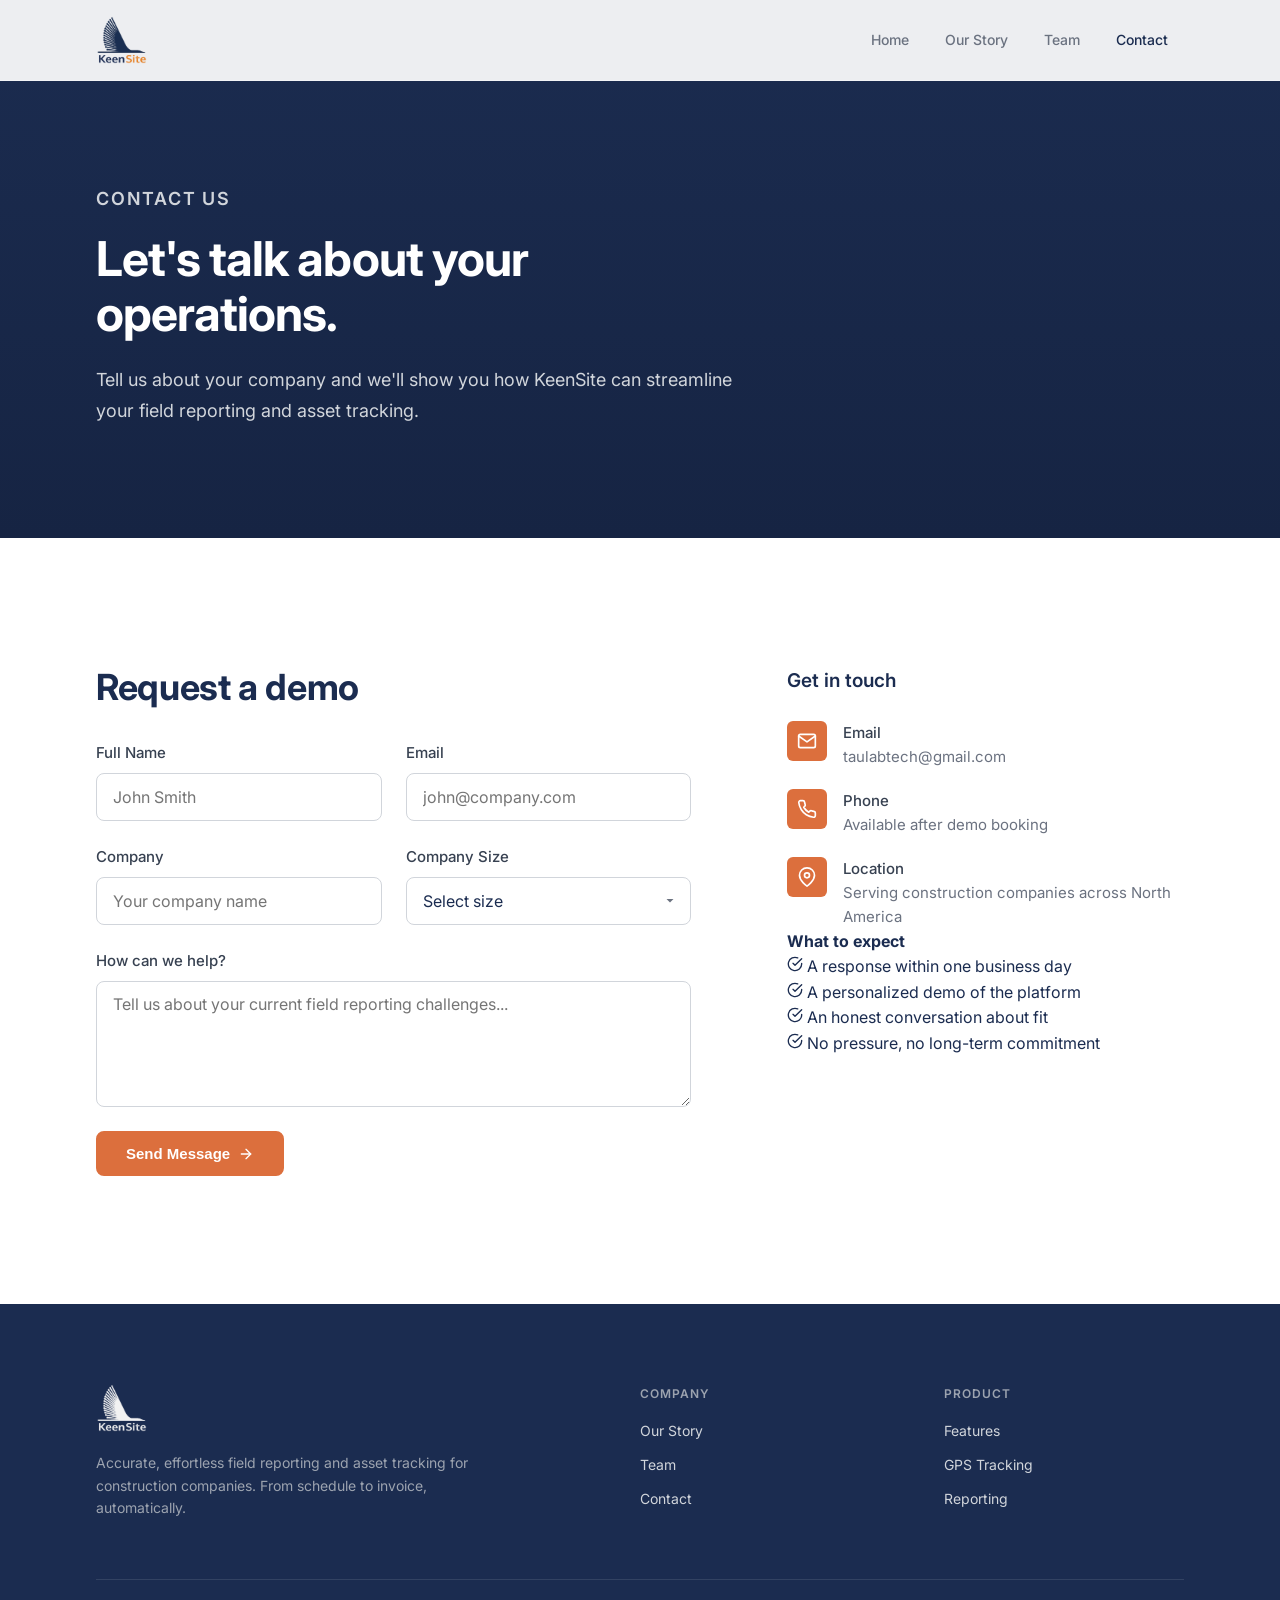
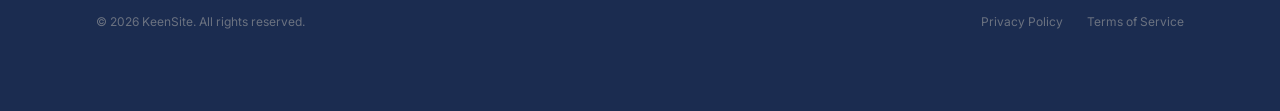
<file: contact.html>
<!DOCTYPE html>
<html lang="en">

<head>
  <meta charset="UTF-8">
  <meta name="viewport" content="width=device-width, initial-scale=1.0">
  <title>Contact Us - KeenSite | Request a Demo</title>
  <meta name="description"
    content="Get in touch with KeenSite to learn how we can streamline your construction field reporting and asset tracking. Request a personalized demo.">
  <meta property="og:title" content="Contact Us - KeenSite">
  <meta property="og:description" content="Request a demo and see how KeenSite can automate your field reporting.">
  <link rel="icon" href="/images/logo.png">
  <link rel="stylesheet" href="./styles.css">
</head>

<body>

  <nav class="navbar">
    <div class="container navbar-inner">
      <a href="./index.html" class="navbar-logo"><img src="/images/logo.png" alt="KeenSite"></a>
      <div class="navbar-links">
        <a href="./index.html">Home</a>
        <a href="./story.html">Our Story</a>
        <a href="./team.html">Team</a>
        <a href="./contact.html" class="active">Contact</a>
      </div>
      <button class="mobile-toggle" aria-label="Toggle menu"
        onclick="document.getElementById('mobileMenu').classList.toggle('open')">
        <svg xmlns="http://www.w3.org/2000/svg" viewBox="0 0 24 24" width="24" height="24" fill="none"
          stroke="currentColor" stroke-width="2" stroke-linecap="round" stroke-linejoin="round">
          <line x1="3" y1="6" x2="21" y2="6" />
          <line x1="3" y1="12" x2="21" y2="12" />
          <line x1="3" y1="18" x2="21" y2="18" />
        </svg>
      </button>
    </div>
    <div id="mobileMenu" class="mobile-menu">
      <a href="./index.html">Home</a>
      <a href="./story.html">Our Story</a>
      <a href="/team.html">Team</a>
      <a href="./contact.html" class="active">Contact</a>
    </div>
  </nav>

  <section class="page-hero">
    <div class="container">
      <p class="section-label">Contact Us</p>
      <h1>Let's talk about your operations.</h1>
      <p>Tell us about your company and we'll show you how KeenSite can streamline your field reporting and asset
        tracking.</p>
    </div>
  </section>

  <section class="section section-white">
    <div class="container">
      <div class="contact-grid">
        <div>
          <h2 class="form-title">Request a demo</h2>
          <form name="demo-request" method="POST" data-netlify="true" data-netlify-recaptcha="true">
            <div class="form-row">
              <div class="form-group">
                <label for="name">Full Name</label>
                <input type="text" id="name" name="name" placeholder="John Smith" required>
              </div>
              <div class="form-group">
                <label for="email">Email</label>
                <input type="email" id="email" name="email" placeholder="john@company.com" required>
              </div>
            </div>
            <div class="form-row">
              <div class="form-group">
                <label for="company">Company</label>
                <input type="text" id="company" name="company" placeholder="Your company name" required>
              </div>
              <div class="form-group">
                <label for="companySize">Company Size</label>
                <select id="companySize" name="companySize" required>
                  <option value="" disabled selected>Select size</option>
                  <option value="1-20">1–20 employees</option>
                  <option value="20-50">20–50 employees</option>
                  <option value="50-100">50–100 employees</option>
                  <option value="100-200">100–200 employees</option>
                  <option value="200+">200+ employees</option>
                </select>
              </div>
            </div>
            <div class="form-group">
              <label for="message">How can we help?</label>
              <textarea id="message" name="message" rows="5"
                placeholder="Tell us about your current field reporting challenges..." required></textarea>
            </div>
            <div data-netlify-recaptcha="true"></div>
            <button type="submit" class="btn btn-orange">
              Send Message
              <svg xmlns="http://www.w3.org/2000/svg" viewBox="0 0 24 24" width="16" height="16" fill="none"
                stroke="currentColor" stroke-width="2" stroke-linecap="round" stroke-linejoin="round">
                <line x1="5" y1="12" x2="19" y2="12" />
                <polyline points="12 5 19 12 12 19" />
              </svg>
            </button>
          </form>
        </div>

        <div class="contact-sidebar">
          <h3>Get in touch</h3>
          <div class="contact-info">
            <div class="contact-info-item">
              <div class="contact-info-icon">
                <svg xmlns="http://www.w3.org/2000/svg" viewBox="0 0 24 24" width="20" height="20" fill="none"
                  stroke="currentColor" stroke-width="2" stroke-linecap="round" stroke-linejoin="round">
                  <path d="M4 4h16c1.1 0 2 .9 2 2v12c0 1.1-.9 2-2 2H4c-1.1 0-2-.9-2-2V6c0-1.1.9-2 2-2z" />
                  <polyline points="22,6 12,13 2,6" />
                </svg>
              </div>
              <div>
                <p class="info-label">Email</p>
                <p class="info-value">taulabtech@gmail.com</p>
              </div>
            </div>
            <div class="contact-info-item">
              <div class="contact-info-icon">
                <svg xmlns="http://www.w3.org/2000/svg" viewBox="0 0 24 24" width="20" height="20" fill="none"
                  stroke="currentColor" stroke-width="2" stroke-linecap="round" stroke-linejoin="round">
                  <path
                    d="M22 16.92v3a2 2 0 0 1-2.18 2 19.79 19.79 0 0 1-8.63-3.07 19.5 19.5 0 0 1-6-6 19.79 19.79 0 0 1-3.07-8.67A2 2 0 0 1 4.11 2h3a2 2 0 0 1 2 1.72 12.84 12.84 0 0 0 .7 2.81 2 2 0 0 1-.45 2.11L8.09 9.91a16 16 0 0 0 6 6l1.27-1.27a2 2 0 0 1 2.11-.45 12.84 12.84 0 0 0 2.81.7A2 2 0 0 1 22 16.92z" />
                </svg>
              </div>
              <div>
                <p class="info-label">Phone</p>
                <p class="info-value">Available after demo booking</p>
              </div>
            </div>
            <div class="contact-info-item">
              <div class="contact-info-icon">
                <svg xmlns="http://www.w3.org/2000/svg" viewBox="0 0 24 24" width="20" height="20" fill="none"
                  stroke="currentColor" stroke-width="2" stroke-linecap="round" stroke-linejoin="round">
                  <path d="M21 10c0 7-9 13-9 13s-9-6-9-13a9 9 0 0 1 18 0z" />
                  <circle cx="12" cy="10" r="3" />
                </svg>
              </div>
              <div>
                <p class="info-label">Location</p>
                <p class="info-value">Serving construction companies across North America</p>
              </div>
            </div>
          </div>

          <div class="expect-box">
            <h4>What to expect</h4>
            <ul>
              <li>
                <svg xmlns="http://www.w3.org/2000/svg" viewBox="0 0 24 24" width="16" height="16" fill="none"
                  stroke="currentColor" stroke-width="2" stroke-linecap="round" stroke-linejoin="round">
                  <path d="M22 11.08V12a10 10 0 1 1-5.93-9.14" />
                  <polyline points="22 4 12 14.01 9 11.01" />
                </svg>
                <span>A response within one business day</span>
              </li>
              <li>
                <svg xmlns="http://www.w3.org/2000/svg" viewBox="0 0 24 24" width="16" height="16" fill="none"
                  stroke="currentColor" stroke-width="2" stroke-linecap="round" stroke-linejoin="round">
                  <path d="M22 11.08V12a10 10 0 1 1-5.93-9.14" />
                  <polyline points="22 4 12 14.01 9 11.01" />
                </svg>
                <span>A personalized demo of the platform</span>
              </li>
              <li>
                <svg xmlns="http://www.w3.org/2000/svg" viewBox="0 0 24 24" width="16" height="16" fill="none"
                  stroke="currentColor" stroke-width="2" stroke-linecap="round" stroke-linejoin="round">
                  <path d="M22 11.08V12a10 10 0 1 1-5.93-9.14" />
                  <polyline points="22 4 12 14.01 9 11.01" />
                </svg>
                <span>An honest conversation about fit</span>
              </li>
              <li>
                <svg xmlns="http://www.w3.org/2000/svg" viewBox="0 0 24 24" width="16" height="16" fill="none"
                  stroke="currentColor" stroke-width="2" stroke-linecap="round" stroke-linejoin="round">
                  <path d="M22 11.08V12a10 10 0 1 1-5.93-9.14" />
                  <polyline points="22 4 12 14.01 9 11.01" />
                </svg>
                <span>No pressure, no long-term commitment</span>
              </li>
            </ul>
          </div>
        </div>
      </div>
    </div>
  </section>

  <footer class="footer">
    <div class="container footer-inner">
      <div class="footer-grid">
        <div class="footer-brand">
          <a href="./index.html" class="navbar-logo">
            <img src="/images/logo_white.png" alt="KeenSite logo">
          </a>
          <p>Accurate, effortless field reporting and asset tracking for construction companies. From schedule to
            invoice, automatically.</p>
        </div>
        <div class="footer-col">
          <h4>Company</h4>
          <a href="./story.html">Our Story</a>
          <a href="/team.html">Team</a>
          <a href="./contact.html">Contact</a>
        </div>
        <div class="footer-col">
          <h4>Product</h4>
          <a href="./index.html">Features</a>
          <a href="./index.html">GPS Tracking</a>
          <a href="./index.html">Reporting</a>
        </div>
      </div>
      <div class="footer-bottom">
        <p>&copy; 2026 KeenSite. All rights reserved.</p>
        <div class="footer-bottom-links">
          <span>Privacy Policy</span>
          <span>Terms of Service</span>
        </div>
      </div>
    </div>
  </footer>
</body>
</html>
</file>
<file: styles.css>
@import url('https://fonts.googleapis.com/css2?family=Inter:wght@400;500;600;700;800&display=swap');

*, *::before, *::after {
  margin: 0;
  padding: 0;
  box-sizing: border-box;
}

:root {
  /* Matches Solution section `.sol2-h` — shared large display headings on the homepage */
  --headline-display-size: clamp(2.5rem, 5vw, 4rem);
  --indigo: #1B2C50;
  --indigo-dark: #162443;
  --indigo-darker: #0f1a2e;
  --orange: #DC6F3D;
  --white: #ffffff;
  --gray-50: #f9fafb;
  --gray-100: #f3f4f6;
  --gray-300: #d1d5db;
  --gray-400: #9ca3af;
  --gray-500: #6b7280;
  --gray-600: #4b5563;
  --gray-700: #374151;
  --gray-800: #1f2937;
}

html {
  scroll-behavior: smooth;
}

body {
  font-family: 'Inter', -apple-system, BlinkMacSystemFont, 'Segoe UI', sans-serif;
  color: var(--indigo);
  background: var(--white);
  line-height: 1.6;
  -webkit-font-smoothing: antialiased;
}

a {
  text-decoration: none;
  color: inherit;
}

img {
  display: block;
  max-width: 100%;
}

ul {
  list-style: none;
}

.container {
  max-width: 1152px;
  margin: 0 auto;
  padding: 0 1.5rem;
}

@media (min-width: 1024px) {
  .container {
    padding: 0 2rem;
  }
}

/* ── NAVBAR ── */
.navbar {
  position: fixed;
  top: 0;
  left: 0;
  right: 0;
  z-index: 50;
  background: rgba(255, 255, 255, 0.92);
  backdrop-filter: blur(12px);
  -webkit-backdrop-filter: blur(12px);
  border-bottom: 1px solid var(--gray-100);
}

.navbar-inner {
  display: flex;
  align-items: center;
  justify-content: space-between;
  height: 4rem;
}

@media (min-width: 1024px) {
  .navbar-inner {
    height: 5rem;
  }
}

/* Logo Fixes */
.navbar-logo {
  display: flex;
  align-items: center;
  flex-shrink: 0;
}

.navbar-logo img {
  height: 2.5rem;
  width: auto;
  object-fit: contain;
}


@media (min-width: 1024px) {
  .navbar-logo img {
    height: 3rem;
  }
}

.navbar-right {
  display: flex;
  align-items: center;
  gap: 1.5rem;
}

.navbar-links {
  display: none;
  align-items: center;
  gap: 0.25rem;
}

@media (min-width: 768px) {
  .navbar-links {
    display: flex;
  }
}

.navbar-links a {
  padding: 0.5rem 1rem;
  font-size: 0.875rem;
  font-weight: 500;
  color: var(--gray-500);
  border-radius: 0.375rem;
  transition: color 0.2s;
}

.navbar-links a:hover,
.navbar-links a.active {
  color: var(--indigo);
}

/* Actions (Hamburger + Login Button) */
.navbar-actions {
  display: flex;
  align-items: center;
  gap: 1rem;
}

.mobile-toggle {
  display: flex;
  align-items: center;
  background: none;
  border: none;
  padding: 0.5rem;
  color: var(--gray-600);
  cursor: pointer;
}

.mobile-toggle svg {
  width: 1.5rem;
  height: 1.5rem;
}

@media (min-width: 768px) {
  .mobile-toggle {
    display: none;
  }
}

/* Mobile Dropdown Menu */
.mobile-menu {
  display: none;
  position: absolute;
  top: 100%;
  left: 0;
  width: 100%;
  background: var(--white);
  border-top: 1px solid var(--gray-100);
  padding: 1rem 1.5rem;
  box-shadow: 0 10px 15px -3px rgba(0, 0, 0, 0.1);
}

.mobile-menu.open {
  display: block;
}

@media (min-width: 768px) {
  .mobile-menu {
    display: none !important;
  }
}

.mobile-menu a {
  display: block;
  padding: 0.75rem 1rem;
  font-size: 0.875rem;
  font-weight: 500;
  color: var(--gray-500);
  border-radius: 0.375rem;
}

.mobile-menu a:hover,
.mobile-menu a.active {
  color: var(--indigo);
  background: var(--gray-50);
}

/* ── NAVBAR BUTTON ── */
.nav-btn {
  display: inline-flex;
  align-items: center;
  justify-content: center;
  padding: 0.5rem 1.25rem;
  font-size: 0.875rem;
  font-weight: 600;
  border-radius: 0.5rem;
  border: 2px solid transparent;
  cursor: pointer;
  transition: opacity 0.2s, transform 0.1s;
  text-decoration: none;
}

.nav-btn:hover {
  opacity: 0.9;
}

.nav-btn:active {
  transform: scale(0.98);
}

.nav-btn-orange {
  background: var(--orange);
  color: var(--white);
  border-color: var(--orange);
}

/* ── BUTTONS ── */
.btn {
  display: inline-flex;
  align-items: center;
  gap: 0.5rem;
  padding: 0.75rem 1.75rem;
  font-size: 0.9375rem;
  font-weight: 600;
  border-radius: 0.5rem;
  border: 2px solid transparent;
  cursor: pointer;
  transition: opacity 0.2s, transform 0.1s;
}

.btn:hover {
  opacity: 0.9;
}

.btn:active {
  transform: scale(0.98);
}

.btn-orange {
  background: var(--orange);
  color: var(--white);
  border-color: var(--orange);
}

.btn svg {
  width: 1rem;
  height: 1rem;
}

/* ── SECTION LABEL ── */
.section-label {
  font-size: 0.75rem;
  font-weight: 600;
  text-transform: uppercase;
  letter-spacing: 0.1em;
  color: var(--orange);
  margin-bottom: 1rem;
}

/* ── HERO (home) ── */
.hero {
  min-height: 90vh;
  display: flex;
  align-items: center;
  background: var(--indigo-darker);
  padding-top: 5rem;
  position: relative;
  overflow: hidden;
}

.hero-video {
  position: absolute;
  inset: 0;
  width: 100%;
  height: 100%;
  object-fit: cover;
  z-index: 0;
}

.hero-overlay {
  position: absolute;
  inset: 0;
  background: linear-gradient(to bottom, rgba(10,16,30,0.82) 0%, rgba(10,16,30,0.72) 100%);
  z-index: 1;
}

.hero-content {
  text-align: center;
  max-width: 56rem;
  margin: 0 auto;
  padding: 8rem 0 10rem;
  position: relative;
  z-index: 2;
}

.hero h1 {
  font-size: 3rem;
  font-weight: 800;
  color: #ffffff;
  letter-spacing: -0.02em;
  line-height: 1.1;
  text-shadow: 0 2px 16px rgba(0,0,0,0.5);
}

@media (min-width: 640px) {
  .hero h1 {
    font-size: 3.75rem;
  }
}

@media (min-width: 1024px) {
  .hero h1 {
    font-size: 5rem;
  }
}

.hero h1 em {
  font-style: italic;
  color: var(--orange);
}

.hero p {
  margin-top: 2rem;
  font-size: 1.25rem;
  font-weight: 500;
  color: rgba(255,255,255,0.92);
  max-width: 40rem;
  margin-left: auto;
  margin-right: auto;
  line-height: 1.7;
  text-shadow: 0 1px 8px rgba(0,0,0,0.4);
}

.hero p:first-of-type {
  margin-top: 2rem;
}

.hero p + p {
  margin-top: 1rem;
}

.hero-tagline {
  display: flex;
  flex-wrap: wrap;
  align-items: center;
  justify-content: center;
  gap: 1.5rem;
  margin-top: 2.5rem;
  font-size: 1.0625rem;
  font-weight: 700;
  letter-spacing: 0.1em;
  text-transform: uppercase;
  color: var(--orange);
}

@media (min-width: 1024px) {
  .hero-tagline {
    gap: 2.5rem;
    font-size: 1.25rem;
  }
}

.hero-tagline .dot {
  width: 0.375rem;
  height: 0.375rem;
  background: var(--orange);
  border-radius: 50%;
}

.hero .btn {
  margin-top: 2.5rem;
}

/* ── PAGE HERO (story, team, contact) ── */
.page-hero {
  background: linear-gradient(to bottom, var(--indigo), var(--indigo-dark));
  padding: 8rem 0 5rem;
}

@media (min-width: 1024px) {
  .page-hero {
    padding: 10rem 0 7rem;
  }
}

.page-hero .section-label {
  margin-bottom: 1rem;
}

.page-hero h1 {
  font-size: 2.5rem;
  font-weight: 700;
  color: var(--white);
  letter-spacing: -0.02em;
  line-height: 1.15;
  max-width: 40rem;
}

@media (min-width: 1024px) {
  .page-hero h1 {
    font-size: 3rem;
  }
}

.page-hero p {
  margin-top: 1.5rem;
  font-size: 1.125rem;
  color: var(--gray-300);
  line-height: 1.7;
  max-width: 40rem;
}

/* ── SECTIONS ── */
.section {
  padding: 6rem 0;
}

@media (min-width: 1024px) {
  .section {
    padding: 8rem 0;
  }
}

.section-white {
  background: var(--white);
}

.section-gray {
  background: var(--gray-50);
}

.section-indigo {
  background: var(--indigo);
}

.section h2 {
  font-size: 1.875rem;
  font-weight: 700;
  color: var(--indigo);
  letter-spacing: -0.01em;
  line-height: 1.2;
}

@media (min-width: 1024px) {
  .section h2 {
    font-size: 2.25rem;
  }
}

/* Large display headings (same scale as Solution `.sol2-h`) */
h2.headline-display {
  font-size: var(--headline-display-size);
  font-weight: 800;
  letter-spacing: -0.03em;
  line-height: 1.05;
}

.section-indigo h2 {
  color: var(--white);
}

.section-center {
  text-align: center;
  max-width: 40rem;
  margin: 0 auto;
}

/* ── PROBLEM ── */
.problem-section {
  padding-bottom: 5rem;
}

/* Specificity above `.section h2` so display size applies */
.problem-section h2.prob-hook {
  font-size: var(--headline-display-size);
  font-weight: 800;
  color: var(--indigo);
  letter-spacing: -0.03em;
  line-height: 1.05;
  margin: 0;
  max-width: 44rem;
}

.prob-hook-line {
  white-space: nowrap;
}

.prob-hook-sub {
  font-size: 1.125rem;
  color: var(--gray-600);
  line-height: 1.75;
  margin: 1.25rem 0 0;
  max-width: 36rem;
}

.problem-layout {
  display: grid;
  grid-template-columns: 1fr;
  gap: 2rem;
  margin-top: 2.5rem;
  align-items: start;
}

@media (min-width: 900px) {
  .problem-layout {
    grid-template-columns: 1fr 1fr;
    gap: 3rem;
    margin-top: 3rem;
    align-items: stretch;
  }
}

.problem-cards {
  display: flex;
  flex-direction: column;
  gap: 1rem;
}

.problem-visual {
  border-radius: 0.75rem;
  overflow: hidden;
  border: 1px solid var(--gray-100);
  min-height: 16rem;
}

.problem-image {
  width: 100%;
  height: 100%;
  min-height: 16rem;
  object-fit: cover;
  display: block;
}

.problem-card {
  display: flex;
  align-items: flex-start;
  gap: 1rem;
  padding: 1.25rem;
  background: var(--gray-50);
  border: 1px solid var(--gray-100);
  border-radius: 0.5rem;
}

.problem-icon {
  flex-shrink: 0;
  width: 2.5rem;
  height: 2.5rem;
  border-radius: 0.375rem;
  background: #fef2f2;
  display: flex;
  align-items: center;
  justify-content: center;
}

.problem-icon svg {
  width: 1.25rem;
  height: 1.25rem;
  color: #ef4444;
  opacity: 0.8;
}

.problem-card-body {
  min-width: 0;
}

.problem-card-title {
  font-size: 0.9375rem;
  font-weight: 700;
  color: var(--indigo);
  letter-spacing: -0.01em;
  line-height: 1.3;
  margin: 0 0 0.375rem;
}

.problem-card p {
  font-size: 0.875rem;
  font-weight: 500;
  color: var(--gray-700);
  line-height: 1.6;
  margin: 0;
  padding-top: 0;
}

/* ── SOLUTION ── */
.solution-grid {
  display: grid;
  grid-template-columns: 1fr;
  gap: 3rem;
  align-items: center;
}

@media (min-width: 1024px) {
  .solution-grid {
    grid-template-columns: 1fr 1fr;
    gap: 4rem;
  }
}

.solution-grid h2 {
  font-size: 2.25rem;
  color: var(--white);
  line-height: 1.2;
}

@media (min-width: 1024px) {
  .solution-grid h2 {
    font-size: 2.75rem;
  }
}

.solution-grid p {
  margin-top: 2rem;
  font-size: 1.125rem;
  color: var(--gray-300);
  line-height: 1.7;
}

.solution-image {
  border-radius: 0.75rem;
  overflow: hidden;
}

.solution-image img {
  width: 100%;
  height: 20rem;
  object-fit: cover;
  border-radius: 0.75rem;
}

@media (min-width: 1024px) {
  .solution-image img {
    height: 24rem;
  }
}

/* ── HOW IT WORKS (four inputs → verified record) ── */
.hiw2-header {
  text-align: center;
  max-width: 40rem;
  margin: 0 auto 2.5rem;
}

@media (min-width: 1024px) {
  .hiw2-header {
    margin-bottom: 3rem;
  }
}

.hiw2-label {
  font-size: 0.8125rem;
  font-weight: 800;
  letter-spacing: 0.1em;
  text-transform: uppercase;
  color: var(--orange);
  margin-bottom: 0.75rem;
}

.hiw2-section h2 {
  margin: 0;
  font-size: var(--headline-display-size);
  font-weight: 800;
  letter-spacing: -0.03em;
  line-height: 1.05;
  color: var(--indigo);
}

.hiw2-flow {
  display: flex;
  flex-direction: column;
  align-items: center;
}

.hiw2-inputs-grid {
  --hiw2-gap: 1rem;
  display: grid;
  grid-template-columns: 1fr;
  column-gap: var(--hiw2-gap);
  row-gap: 0;
  width: 100%;
  max-width: 72rem;
}

@media (min-width: 640px) {
  .hiw2-inputs-grid {
    grid-template-columns: repeat(2, 1fr);
    --hiw2-gap: 1.25rem;
  }
}

@media (min-width: 1024px) {
  .hiw2-inputs-grid {
    grid-template-columns: repeat(4, 1fr);
  }
}

.hiw2-in-col {
  display: flex;
  flex-direction: column;
  align-items: stretch;
  min-width: 0;
}

.hiw2-in-card {
  background: var(--white);
  border: 1px solid var(--gray-300);
  border-radius: 0.75rem;
  padding: 1.5rem 1.25rem;
  box-shadow: 0 1px 3px rgba(27, 44, 80, 0.06);
  display: flex;
  flex-direction: column;
  align-items: flex-start;
  flex: 1 1 auto;
  min-height: 0;
}

.hiw2-drop-wrap {
  display: none;
  justify-content: center;
  padding-top: 0.35rem;
  flex-shrink: 0;
}

.hiw2-drop-line {
  display: block;
  width: 2px;
  height: 1.75rem;
  background: var(--indigo);
}

@media (min-width: 1024px) {
  .hiw2-drop-wrap {
    display: flex;
  }
}

.hiw2-merge-row {
  display: none;
  grid-column: 1 / -1;
  width: 100%;
  padding-top: 0;
}

@media (min-width: 1024px) {
  .hiw2-merge-row {
    display: flex;
    flex-direction: column;
    align-items: stretch;
  }
}

.hiw2-merge-bus {
  align-self: flex-start;
  height: 2px;
  background: var(--indigo);
  width: calc(3 * (100% - 3 * var(--hiw2-gap)) / 4 + 3 * var(--hiw2-gap));
  margin-left: calc((100% - 3 * var(--hiw2-gap)) / 8);
  flex-shrink: 0;
}

.hiw2-merge-stem {
  display: flex;
  justify-content: center;
  width: 100%;
}

.hiw2-merge-stem-line {
  display: block;
  width: 2px;
  height: 2.25rem;
  background: var(--indigo);
  flex-shrink: 0;
}

.hiw2-merge-dot {
  align-self: center;
  width: 8px;
  height: 8px;
  border-radius: 50%;
  background: var(--orange);
  flex-shrink: 0;
  margin-top: -1px;
}

.hiw2-in-icon {
  width: 3rem;
  height: 3rem;
  border-radius: 0.625rem;
  background: rgba(220, 111, 61, 0.12);
  color: var(--orange);
  display: flex;
  align-items: center;
  justify-content: center;
  margin-bottom: 1rem;
  flex-shrink: 0;
}

.hiw2-in-icon svg {
  width: 1.5rem;
  height: 1.5rem;
}

.hiw2-in-title {
  font-size: 1.125rem;
  font-weight: 800;
  color: var(--indigo);
  letter-spacing: -0.02em;
  margin: 0 0 0.5rem;
}

.hiw2-in-desc {
  font-size: 0.875rem;
  color: var(--gray-600);
  line-height: 1.6;
  margin: 0;
}

.hiw2-output-wrap {
  width: 100%;
  max-width: 36rem;
  margin-top: 0.35rem;
}

@media (min-width: 1024px) {
  .hiw2-output-wrap {
    max-width: 42rem;
  }
}

.hiw2-output-card {
  background: var(--indigo);
  border-radius: 0.75rem;
  padding: 2rem 1.75rem;
  text-align: center;
  box-shadow: 0 16px 48px rgba(27, 44, 80, 0.22);
  border: 1px solid rgba(255, 255, 255, 0.06);
}

.hiw2-output-badge {
  margin: 0 auto 1.25rem;
  color: var(--orange);
  display: flex;
  align-items: center;
  justify-content: center;
}

.hiw2-output-badge svg {
  width: 2.5rem;
  height: 2.5rem;
  display: block;
}

.hiw2-out-title {
  font-size: 1.5rem;
  font-weight: 800;
  color: var(--white);
  letter-spacing: -0.02em;
  margin: 0 0 1rem;
}

.hiw2-out-accent {
  color: var(--orange);
}

@media (min-width: 1024px) {
  .hiw2-out-title {
    font-size: 1.75rem;
  }
}

.hiw2-out-desc {
  font-size: 1.0625rem;
  color: rgba(255, 255, 255, 0.9);
  line-height: 1.65;
  margin: 0;
}

/* ── DIFFERENTIATION ── */
.diff-grid {
  display: grid;
  grid-template-columns: 1fr;
  gap: 2rem;
  margin-top: 4rem;
  max-width: 56rem;
  margin-left: auto;
  margin-right: auto;
}

@media (min-width: 1024px) {
  .diff-grid {
    grid-template-columns: 1fr 1fr;
  }
}

.diff-card {
  border-radius: 0.75rem;
  padding: 2rem;
}

.diff-card-typical {
  background: var(--gray-50);
  border: 1px solid var(--gray-100);
}

.diff-card-keensite {
  background: var(--indigo);
  border: 1px solid #2a3f6b;
}

.diff-card-header {
  display: flex;
  align-items: center;
  gap: 0.75rem;
  margin-bottom: 1.5rem;
}

.diff-card-header svg {
  width: 1.25rem;
  height: 1.25rem;
}

.diff-card-header h3 {
  font-size: 0.75rem;
  font-weight: 600;
  text-transform: uppercase;
  letter-spacing: 0.08em;
}

.diff-card-typical .diff-card-header svg,
.diff-card-typical .diff-card-header h3 {
  color: var(--gray-400);
}

.diff-card-keensite .diff-card-header svg,
.diff-card-keensite .diff-card-header h3 {
  color: var(--orange);
}

.diff-card ul {
  display: flex;
  flex-direction: column;
  gap: 1rem;
}

.diff-card li {
  display: flex;
  align-items: center;
  gap: 0.75rem;
}

.diff-card li svg {
  width: 1.25rem;
  height: 1.25rem;
  flex-shrink: 0;
}

.diff-card-typical li svg {
  color: var(--gray-300);
}

.diff-card-typical li span {
  font-size: 0.875rem;
  color: var(--gray-500);
}

.diff-card-keensite li svg {
  color: var(--orange);
}

.diff-card-keensite li span {
  font-size: 0.875rem;
  color: var(--white);
}

/* ── WHY KEENSITE (story + features) ── */
.why2-section {
  background: var(--indigo);
}

.why2-grid {
  display: grid;
  grid-template-columns: 1fr;
  gap: 2.5rem;
  align-items: start;
}

@media (min-width: 1024px) {
  .why2-grid {
    grid-template-columns: 1.15fr 0.85fr;
    gap: 3rem;
    align-items: center;
  }
}

.why2-left {
  max-width: 42rem;
}

.why2-label {
  color: var(--orange);
  margin-bottom: 1rem;
}

/* Specificity above `.section h2` so display size applies */
.why2-section h2.why2-h {
  font-size: var(--headline-display-size);
  font-weight: 800;
  color: var(--white);
  letter-spacing: -0.03em;
  line-height: 1.05;
  margin: 0;
  text-align: left;
}

.why2-p {
  margin-top: 1.5rem;
  font-size: 1.0625rem;
  color: rgba(255, 255, 255, 0.78);
  line-height: 1.75;
  max-width: 36rem;
}

.why2-right {
  display: flex;
  flex-direction: column;
  gap: 1rem;
}

.why2-card {
  background: var(--indigo-dark);
  border: 1px solid rgba(255, 255, 255, 0.08);
  border-radius: 0.75rem;
  padding: 1.25rem 1.25rem;
  display: flex;
  gap: 0.9rem;
  align-items: flex-start;
}

.why2-icon {
  width: 2.75rem;
  height: 2.75rem;
  border-radius: 0.75rem;
  background: rgba(220, 111, 61, 0.16);
  color: var(--orange);
  display: flex;
  align-items: center;
  justify-content: center;
  flex-shrink: 0;
}

.why2-card-title {
  font-size: 1.05rem;
  font-weight: 800;
  color: var(--white);
  letter-spacing: -0.02em;
  line-height: 1.2;
}

.why2-card-desc {
  margin-top: 0.5rem;
  font-size: 0.95rem;
  color: rgba(255, 255, 255, 0.72);
  line-height: 1.6;
}

/* ── WHO IT'S FOR ── */
.wif-section .section-center {
  max-width: 44rem;
}

.wif-lead {
  margin-top: 0;
}

.wif-trades {
  display: flex;
  flex-wrap: wrap;
  justify-content: center;
  gap: 0.5rem;
  margin-top: 2rem;
}

.wif-trade {
  display: inline-block;
  font-size: 0.8125rem;
  font-weight: 600;
  color: var(--indigo);
  background: var(--white);
  border: 1px solid var(--gray-200);
  border-radius: 2rem;
  padding: 0.35rem 0.9rem;
  letter-spacing: 0.01em;
}

.wif-body {
  max-width: 42rem;
  margin: 2rem auto 0;
  text-align: center;
}

.wif-body p {
  font-size: 1.125rem;
  color: var(--gray-600);
  line-height: 1.8;
}

.industry-grid {
  display: grid;
  grid-template-columns: 1fr;
  gap: 1.5rem;
  margin-top: 3.5rem;
}

@media (min-width: 768px) {
  .industry-grid {
    grid-template-columns: repeat(3, 1fr);
    gap: 2rem;
  }
}

.industry-card {
  background: var(--white);
  border: 1px solid var(--gray-100);
  border-radius: 0.75rem;
  overflow: hidden;
}

.industry-card-img {
  height: 13rem;
  overflow: hidden;
}

.industry-card-img img {
  width: 100%;
  height: 100%;
  object-fit: cover;
  transition: transform 0.5s;
}

.industry-card:hover .industry-card-img img {
  transform: scale(1.05);
}

.industry-card-body {
  padding: 1.5rem;
}

.industry-card h3 {
  font-size: 1.125rem;
  font-weight: 600;
  color: var(--indigo);
}

.industry-card p {
  margin-top: 0.5rem;
  font-size: 0.875rem;
  color: var(--gray-500);
  line-height: 1.6;
}

/* ── CTA SECTION ── */
.cta-section {
  text-align: center;
}

.cta-section h2 {
  color: var(--white);
}

.cta-section p {
  margin-top: 1.5rem;
  color: var(--gray-400);
  font-size: 1.125rem;
  max-width: 36rem;
  margin-left: auto;
  margin-right: auto;
  line-height: 1.7;
}

.cta-section .btn {
  margin-top: 2.5rem;
}

/* ── ORIGIN GRID (story) ── */
.origin-grid {
  display: grid;
  grid-template-columns: 1fr;
  gap: 4rem;
}

@media (min-width: 1024px) {
  .origin-grid {
    grid-template-columns: 1fr 1fr;
    gap: 6rem;
  }
}

.origin-grid h2 {
  font-size: 1.875rem;
  font-weight: 700;
  color: var(--indigo);
}

.origin-grid .text-block {
  margin-top: 2rem;
  display: flex;
  flex-direction: column;
  gap: 1.5rem;
}

.origin-grid .text-block p {
  color: var(--gray-600);
  line-height: 1.7;
}

/* ── GALLERY ── */
.gallery-grid {
  display: grid;
  grid-template-columns: repeat(2, 1fr);
  gap: 0.5rem;
  margin-top: 2.5rem;
}

@media (min-width: 640px) {
  .gallery-grid {
    grid-template-columns: repeat(3, 1fr);
  }
}

@media (min-width: 768px) {
  .gallery-grid {
    grid-template-columns: repeat(4, 1fr);
  }
}

.gallery-item {
  position: relative;
  aspect-ratio: 1;
  overflow: hidden;
  border-radius: 0.5rem;
  cursor: pointer;
  border: none;
  padding: 0;
  background: none;
}

.gallery-item img {
  width: 100%;
  height: 100%;
  object-fit: cover;
  transition: transform 0.3s;
}

.gallery-item:hover img {
  transform: scale(1.05);
}

.gallery-label {
  margin-bottom: 0.75rem;
}

.gallery-label h2 {
  color: var(--white);
  font-size: 1.5rem;
}

@media (min-width: 1024px) {
  .gallery-label h2 {
    font-size: 1.875rem;
  }
}

/* ── LIGHTBOX ── */
.lightbox {
  display: none;
  position: fixed;
  inset: 0;
  z-index: 100;
  background: rgba(0, 0, 0, 0.9);
  align-items: center;
  justify-content: center;
  padding: 1rem;
}

.lightbox.open {
  display: flex;
}

.lightbox img {
  max-width: 100%;
  max-height: 85vh;
  object-fit: contain;
  border-radius: 0.5rem;
}

.lightbox-close {
  position: absolute;
  top: 1.5rem;
  right: 1.5rem;
  background: none;
  border: none;
  color: rgba(255, 255, 255, 0.8);
  font-size: 2rem;
  font-weight: 300;
  cursor: pointer;
}

.lightbox-close:hover {
  color: var(--white);
}

.lightbox-prev,
.lightbox-next {
  position: absolute;
  top: 50%;
  transform: translateY(-50%);
  background: none;
  border: none;
  color: rgba(255, 255, 255, 0.6);
  font-size: 2.5rem;
  font-weight: 300;
  cursor: pointer;
  padding: 1rem;
}

.lightbox-prev:hover,
.lightbox-next:hover {
  color: var(--white);
}

.lightbox-prev {
  left: 0.5rem;
}

@media (min-width: 1024px) {
  .lightbox-prev { left: 2rem; }
}

.lightbox-next {
  right: 0.5rem;
}

@media (min-width: 1024px) {
  .lightbox-next { right: 2rem; }
}

/* ── VALUES CARDS ── */
.values-grid {
  display: grid;
  grid-template-columns: 1fr;
  gap: 1.5rem;
  margin-top: 3.5rem;
}

@media (min-width: 640px) {
  .values-grid {
    grid-template-columns: 1fr 1fr;
    gap: 2rem;
  }
}

.value-card {
  background: var(--white);
  border: 1px solid var(--gray-100);
  border-radius: 0.75rem;
  padding: 2rem;
}

.value-icon {
  width: 3rem;
  height: 3rem;
  border-radius: 0.75rem;
  background: rgba(220, 111, 61, 0.1);
  display: flex;
  align-items: center;
  justify-content: center;
  margin-bottom: 1.25rem;
}

.value-icon svg {
  width: 1.5rem;
  height: 1.5rem;
  color: var(--orange);
}

.value-card h3 {
  font-size: 1.125rem;
  font-weight: 600;
  color: var(--indigo);
}

.value-card p {
  margin-top: 0.75rem;
  font-size: 0.875rem;
  color: var(--gray-600);
  line-height: 1.6;
}

/* ── TEAM ── */
.team-grid {
  display: grid;
  grid-template-columns: repeat(2, 1fr);
  gap: 1.5rem;
  margin-top: 3.5rem;
}

@media (min-width: 1024px) {
  .team-grid {
    grid-template-columns: repeat(4, 1fr);
    gap: 2rem;
  }
}

.team-member {
  text-align: center;
}

.team-member-photo {
  width: 9rem;
  height: 9rem;
  border-radius: 50%;
  overflow: hidden;
  margin: 0 auto 1.25rem;
  border: 2px solid var(--gray-100);
  background-color: var(--gray-50);
}

@media (min-width: 1024px) {
  .team-member-photo {
    width: 11rem;
    height: 11rem;
  }
}

.team-member-photo img {
  width: 100%;
  height: 100%;
  object-fit: cover;
}

.team-member h3 {
  font-size: 1.125rem;
  font-weight: 600;
  color: var(--indigo);
}

.team-member .role {
  font-size: 0.875rem;
  color: var(--orange);
  font-weight: 500;
  margin-top: 0.25rem;
}

/* ── CONTACT FORM ── */
.contact-grid {
  display: grid;
  grid-template-columns: 1fr;
  gap: 4rem;
}

@media (min-width: 1024px) {
  .contact-grid {
    grid-template-columns: 3fr 2fr;
    gap: 6rem;
  }
}

.form-title {
  font-size: 1.5rem;
  font-weight: 700;
  color: var(--indigo);
  margin-bottom: 2rem;
}

.form-row {
  display: grid;
  grid-template-columns: 1fr;
  gap: 1.5rem;
  margin-bottom: 1.5rem;
}

@media (min-width: 640px) {
  .form-row {
    grid-template-columns: 1fr 1fr;
  }
}

.form-group {
  display: flex;
  flex-direction: column;
  gap: 0.5rem;
  margin-bottom: 1.5rem;
}

.form-row .form-group {
  margin-bottom: 0;
}

.form-group label {
  font-size: 0.9375rem;
  font-weight: 500;
  color: var(--gray-700);
}

.form-group input,
.form-group select,
.form-group textarea {
  padding: 0.75rem 1rem;
  border: 1px solid var(--gray-300);
  border-radius: 0.5rem;
  font-size: 1rem;
  font-family: inherit;
  color: var(--indigo);
  background: var(--white);
  transition: border-color 0.2s;
  width: 100%;
}

.form-group input:focus,
.form-group select:focus,
.form-group textarea:focus {
  outline: none;
  border-color: var(--indigo);
  box-shadow: 0 0 0 3px rgba(27, 44, 80, 0.1);
}

.form-group input {
  height: 3rem;
}

.form-group select {
  height: 3rem;
  appearance: none;
  background-image: url("data:image/svg+xml,%3Csvg xmlns='http://www.w3.org/2000/svg' width='16' height='16' fill='%236b7280' viewBox='0 0 16 16'%3E%3Cpath d='M4.5 6l3.5 3.5L11.5 6'/%3E%3C/svg%3E");
  background-repeat: no-repeat;
  background-position: right 0.75rem center;
  padding-right: 2.5rem;
}

.form-group textarea {
  resize: vertical;
  min-height: 7rem;
}

/* ── CONTACT SIDEBAR ── */
.contact-sidebar h3 {
  font-size: 1.1875rem;
  font-weight: 600;
  color: var(--indigo);
  margin-bottom: 1.5rem;
}

.contact-info {
  display: flex;
  flex-direction: column;
  gap: 1.25rem;
}

.contact-info-item {
  display: flex;
  align-items: flex-start;
  gap: 1rem;
}

.contact-info-icon {
  width: 2.5rem;
  height: 2.5rem;
  border-radius: 0.375rem;
  background: var(--orange);
  display: flex;
  align-items: center;
  justify-content: center;
  flex-shrink: 0;
}

.contact-info-icon svg {
  width: 1.25rem;
  height: 1.25rem;
  color: var(--white);
}

.contact-info-item .info-label {
  font-size: 0.9375rem;
  font-weight: 500;
  color: var(--gray-700);
}

.contact-info-item .info-value {
  font-size: 0.9375rem;
  color: var(--gray-500);
}

/* ── FOOTER ── */
.footer {
  background: var(--indigo);
  color: var(--white);
}

.footer-inner {
  padding-top: 4rem;
  padding-bottom: 5rem;
}

@media (min-width: 1024px) {
  .footer-inner {
    padding-top: 5rem;
    padding-bottom: 5rem;
  }
}

.footer-grid {
  display: grid;
  grid-template-columns: 1fr;
  gap: 3rem;
}

@media (min-width: 768px) {
  .footer-grid {
    grid-template-columns: 2fr 1fr 1fr;
    gap: 4rem;
  }
}

.footer-brand img {
  height: 3rem;
  width: auto;
  margin-bottom: 1.25rem;
}

.footer-brand p {
  font-size: 0.875rem;
  color: var(--gray-400);
  line-height: 1.6;
  max-width: 24rem;
}

.footer-col h4 {
  font-size: 0.75rem;
  font-weight: 600;
  text-transform: uppercase;
  letter-spacing: 0.08em;
  color: var(--gray-400);
  margin-bottom: 1rem;
}

.footer-col a {
  display: block;
  font-size: 0.875rem;
  color: var(--gray-300);
  margin-bottom: 0.75rem;
  transition: color 0.2s;
}

.footer-col a:hover {
  color: var(--white);
}

.footer-bottom {
  border-top: 1px solid rgba(255, 255, 255, 0.1);
  margin-top: 3.5rem;
  padding-top: 2rem;
  display: flex;
  flex-direction: column;
  gap: 1rem;
  align-items: center;
}

@media (min-width: 768px) {
  .footer-bottom {
    flex-direction: row;
    justify-content: space-between;
  }
}

.footer-bottom p {
  font-size: 0.75rem;
  color: var(--gray-500);
}

.footer-bottom-links {
  display: flex;
  gap: 1.5rem;
}

.footer-bottom-links span {
  font-size: 0.75rem;
  color: var(--gray-500);
}
}
</file>
